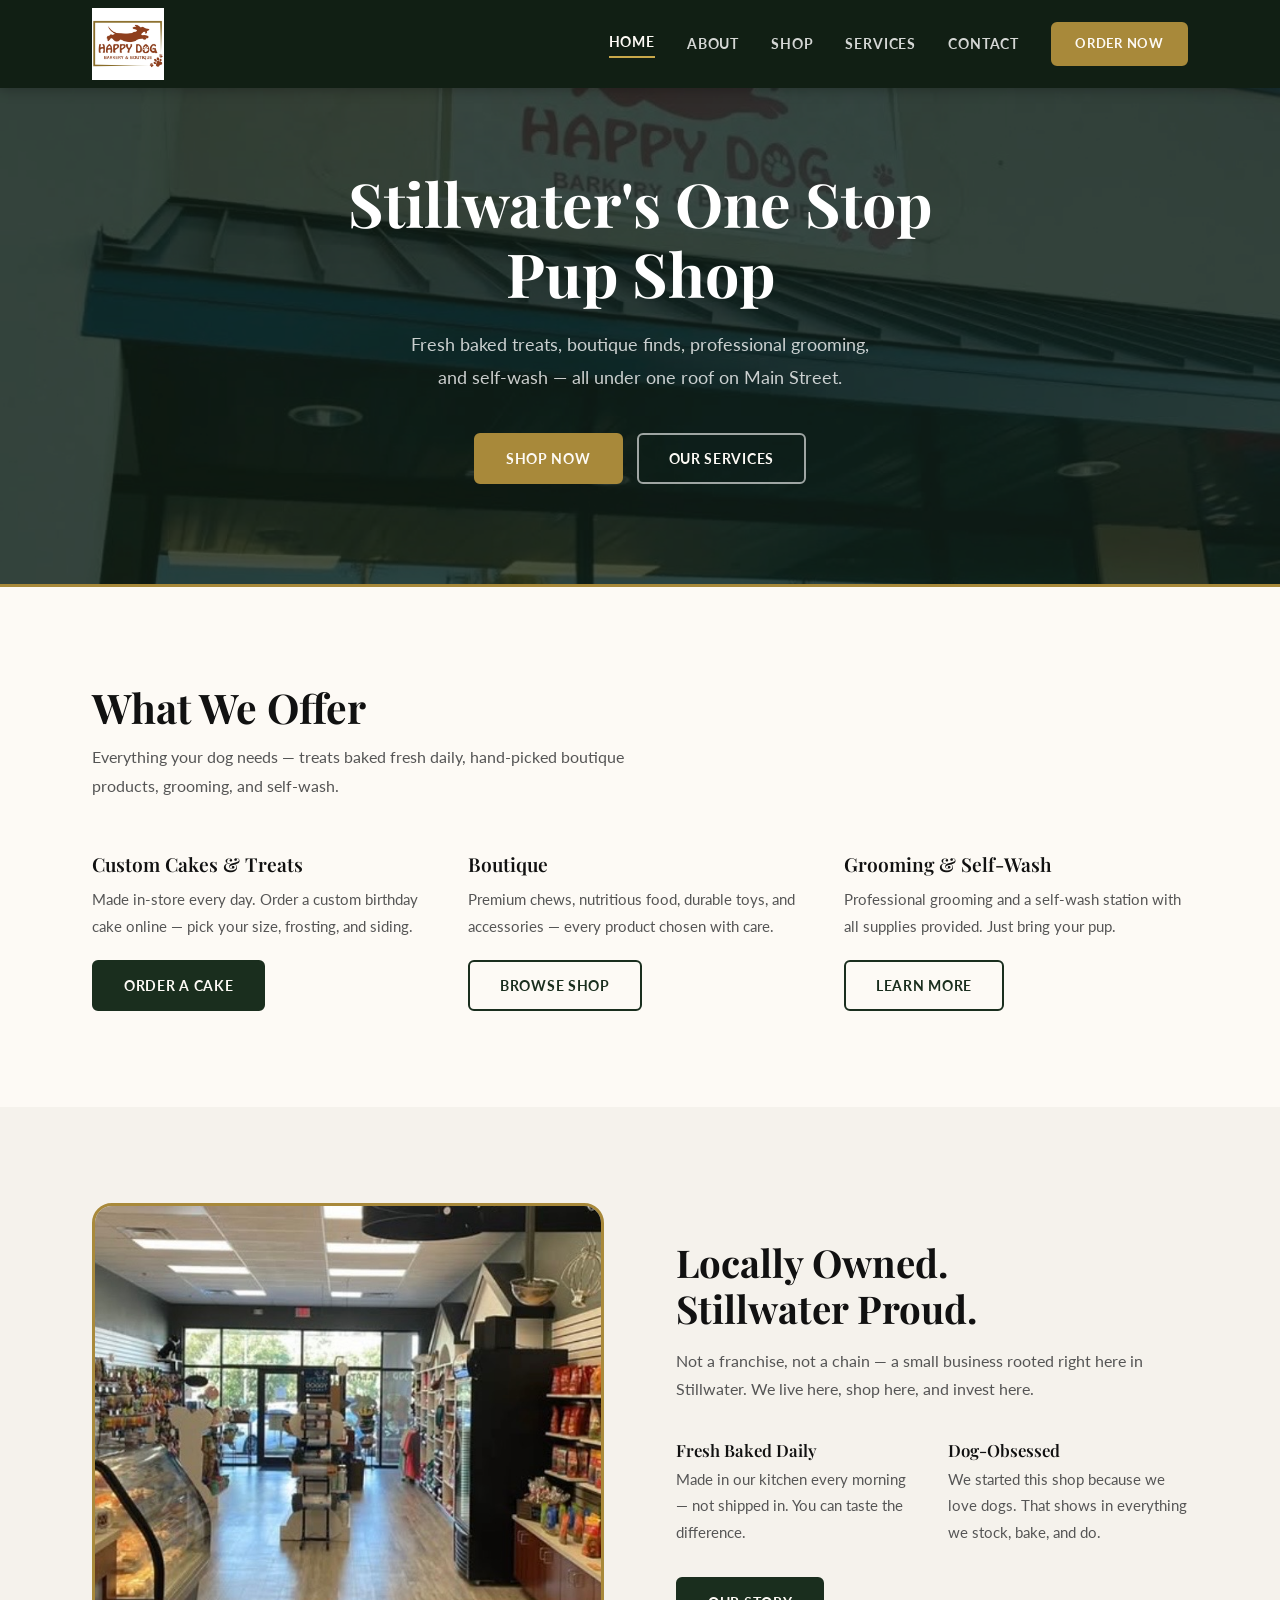
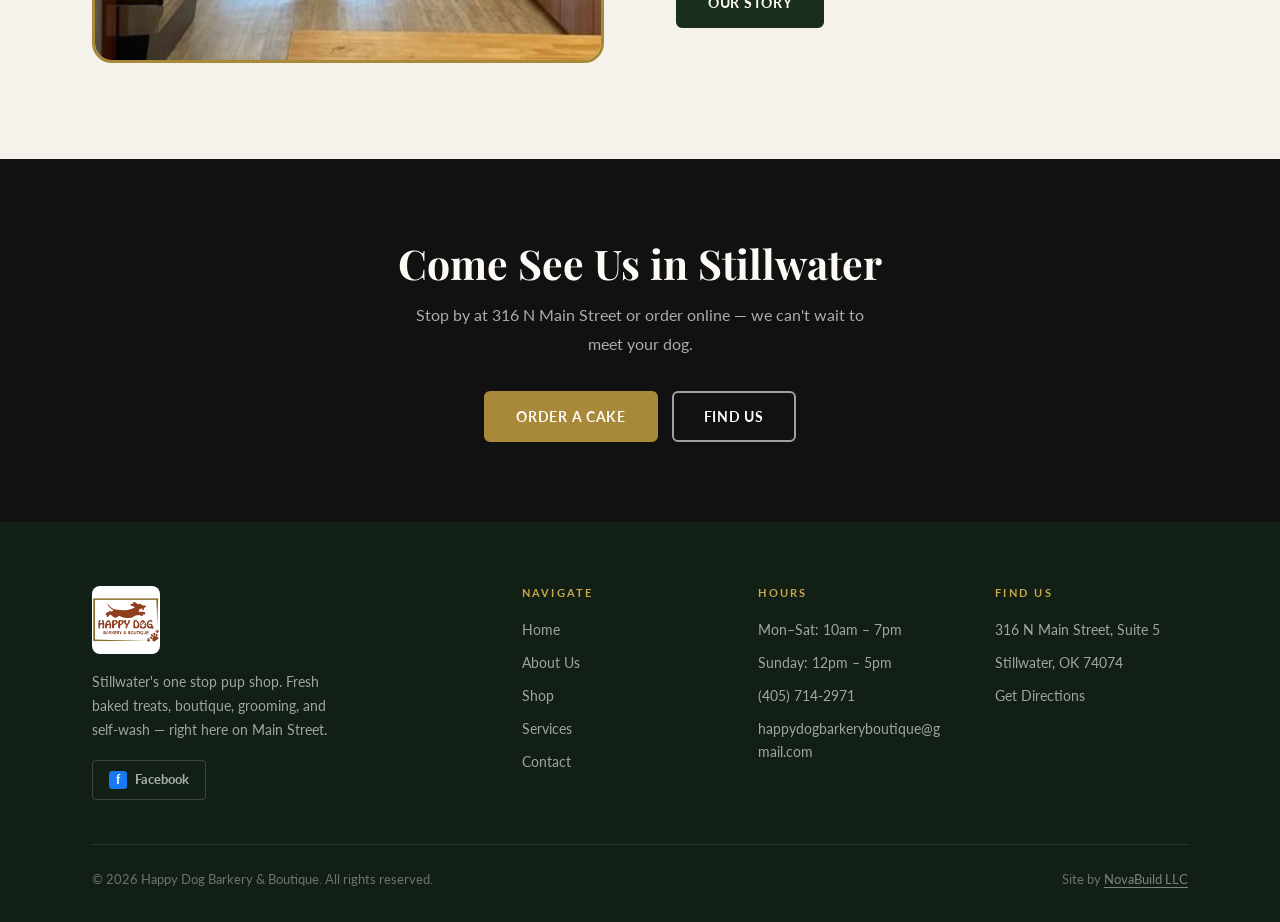
<file: Downloads/HollisAI2/DogBakery/index.html>
<!DOCTYPE html>
<html lang="en">
<head>
  <meta charset="UTF-8" />
  <meta name="viewport" content="width=device-width, initial-scale=1.0" />
  <title>Happy Dog Barkery & Boutique — Stillwater's One Stop Pup Shop</title>
  <meta name="description" content="Happy Dog Barkery & Boutique in Stillwater, OK. Fresh baked dog treats, boutique, grooming, and self-wash. Stillwater's one stop pup shop." />
  <link rel="stylesheet" href="css/style.css" />
</head>
<body>

  <!-- NAV -->
  <nav class="navbar" aria-label="Main navigation">
    <div class="nav-inner">
      <a href="index.html" class="nav-logo" aria-label="Happy Dog Barkery Home">
        <img src="images/HappyDog_Logo_White.jpg" alt="Happy Dog Barkery & Boutique" />
      </a>
      <div class="nav-links">
        <a href="index.html">Home</a>
        <a href="about.html">About</a>
        <a href="shop.html">Shop</a>
        <a href="services.html">Services</a>
        <a href="contact.html">Contact</a>
        <a href="shop.html" class="btn">Order Now</a>
      </div>
      <button class="hamburger" aria-label="Open menu" aria-expanded="false">
        <span></span><span></span><span></span>
      </button>
    </div>
  </nav>
  <div class="mobile-nav">
    <a href="index.html">Home</a>
    <a href="about.html">About</a>
    <a href="shop.html">Shop</a>
    <a href="services.html">Services</a>
    <a href="contact.html">Contact</a>
    <a href="shop.html" class="btn btn-gold">Order Now</a>
  </div>

  <!-- HERO -->
  <section class="hero">
    <div class="hero-content">
      <h1 class="fade-up">Stillwater's One Stop Pup Shop</h1>
      <p class="fade-up">Fresh baked treats, boutique finds, professional grooming, and self-wash — all under one roof on Main Street.</p>
      <div class="hero-cta fade-up">
        <a href="shop.html" class="btn btn-gold">Shop Now</a>
        <a href="services.html" class="btn btn-outline-white">Our Services</a>
      </div>
    </div>
  </section>

  <!-- SERVICES SNAPSHOT -->
  <section class="section" style="background: var(--white);">
    <div class="container">
      <div class="section-heading fade-up" style="margin-bottom:52px;">
        <h2>What We Offer</h2>
        <p style="margin-top:10px;">Everything your dog needs — treats baked fresh daily, hand-picked boutique products, grooming, and self-wash.</p>
      </div>
      <div class="snap-grid">
        <div class="snap-card fade-up">
          <h3>Custom Cakes &amp; Treats</h3>
          <p>Made in-store every day. Order a custom birthday cake online — pick your size, frosting, and siding.</p>
          <a href="shop.html" class="btn btn-brown" style="margin-top:20px;">Order a Cake</a>
        </div>
        <div class="snap-card fade-up">
          <h3>Boutique</h3>
          <p>Premium chews, nutritious food, durable toys, and accessories — every product chosen with care.</p>
          <a href="shop.html" class="btn btn-outline" style="margin-top:20px;">Browse Shop</a>
        </div>
        <div class="snap-card fade-up">
          <h3>Grooming &amp; Self-Wash</h3>
          <p>Professional grooming and a self-wash station with all supplies provided. Just bring your pup.</p>
          <a href="services.html" class="btn btn-outline" style="margin-top:20px;">Learn More</a>
        </div>
      </div>
    </div>
  </section>

  <!-- WHY HAPPY DOG -->
  <section class="section" style="background: var(--off-white);">
    <div class="container">
      <div class="split-layout fade-up">
        <div class="split-img">
          <img src="images/IMG_3706.jpeg" alt="Inside Happy Dog Barkery & Boutique" />
        </div>
        <div class="split-text">
          <h2>Locally Owned.<br>Stillwater Proud.</h2>
          <p style="margin-top:16px;">Not a franchise, not a chain — a small business rooted right here in Stillwater. We live here, shop here, and invest here.</p>
          <div class="why-grid" style="margin-top:36px;">
            <div class="why-item">
              <h3>Fresh Baked Daily</h3>
              <p>Made in our kitchen every morning — not shipped in. You can taste the difference.</p>
            </div>
            <div class="why-item">
              <h3>Dog-Obsessed</h3>
              <p>We started this shop because we love dogs. That shows in everything we stock, bake, and do.</p>
            </div>
          </div>
          <a href="about.html" class="btn btn-brown" style="margin-top:32px;">Our Story</a>
        </div>
      </div>
    </div>
  </section>

  <!-- CTA -->
  <section class="cta-band">
    <div class="container">
      <h2>Come See Us in Stillwater</h2>
      <p>Stop by at 316 N Main Street or order online — we can't wait to meet your dog.</p>
      <div style="display:flex; gap:14px; justify-content:center; flex-wrap:wrap;">
        <a href="shop.html" class="btn btn-gold">Order a Cake</a>
        <a href="contact.html" class="btn btn-outline-white">Find Us</a>
      </div>
    </div>
  </section>

  <!-- FOOTER -->
  <footer class="footer">
    <div class="container">
      <div class="footer-grid">
        <div>
          <div class="footer-logo"><img src="images/HappyDog_Logo_White.jpg" alt="Happy Dog Barkery & Boutique" /></div>
          <p class="footer-brand-text">Stillwater's one stop pup shop. Fresh baked treats, boutique, grooming, and self-wash — right here on Main Street.</p>
          <a href="https://www.facebook.com" target="_blank" rel="noopener" class="footer-fb-link">
            <span style="width:18px;height:18px;background:#1877F2;border-radius:3px;display:inline-flex;align-items:center;justify-content:center;font-size:0.75rem;font-weight:900;color:#fff;">f</span>
            Facebook
          </a>
        </div>
        <div class="footer-col">
          <h4>Navigate</h4>
          <ul>
            <li><a href="index.html">Home</a></li>
            <li><a href="about.html">About Us</a></li>
            <li><a href="shop.html">Shop</a></li>
            <li><a href="services.html">Services</a></li>
            <li><a href="contact.html">Contact</a></li>
          </ul>
        </div>
        <div class="footer-col">
          <h4>Hours</h4>
          <ul>
            <li>Mon–Sat: 10am – 7pm</li>
            <li>Sunday: 12pm – 5pm</li>
            <li><a href="tel:+14057142971">(405) 714-2971</a></li>
            <li><a href="mailto:happydogbarkeryboutique@gmail.com" style="word-break:break-all;">happydogbarkeryboutique@gmail.com</a></li>
          </ul>
        </div>
        <div class="footer-col">
          <h4>Find Us</h4>
          <ul>
            <li>316 N Main Street, Suite 5</li>
            <li>Stillwater, OK 74074</li>
            <li><a href="contact.html">Get Directions</a></li>
          </ul>
        </div>
      </div>
      <div class="footer-bottom">
        <span>&copy; 2026 Happy Dog Barkery &amp; Boutique. All rights reserved.</span>
        <span class="nova-credit">Site by <a href="https://www.novabuildweb.com" target="_blank" rel="noopener">NovaBuild LLC</a></span>
      </div>
    </div>
  </footer>

  <script src="js/main.js"></script>
</body>
</html>
</file>
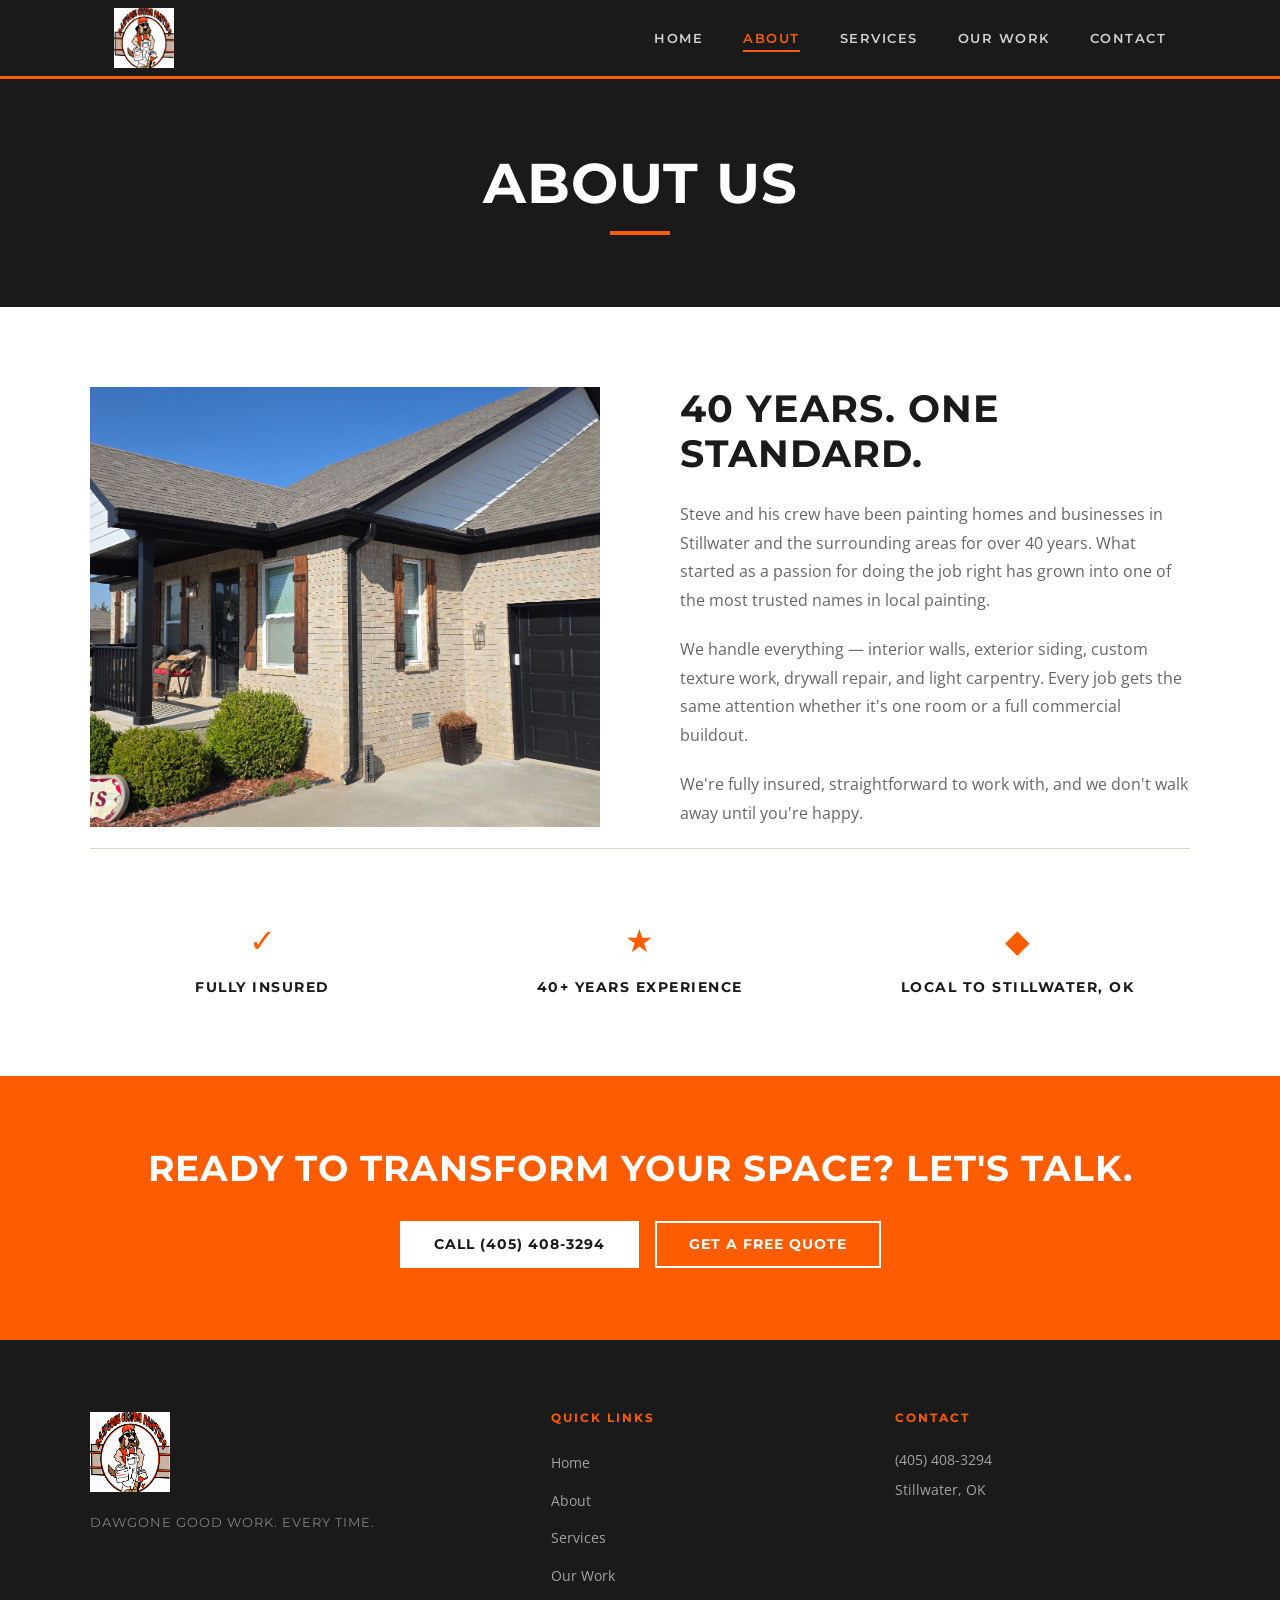
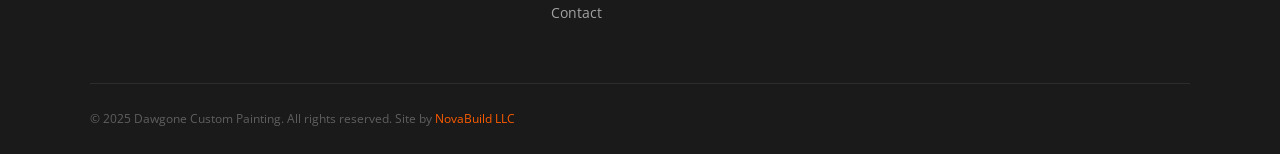
<file: Downloads/HollisAI2/DawgonePainting/about.html>
<!DOCTYPE html>
<html lang="en">
<head>
  <meta charset="UTF-8" />
  <meta name="viewport" content="width=device-width, initial-scale=1.0" />
  <title>About | Dawgone Custom Painting</title>
  <meta name="description" content="40 years of trusted painting in Stillwater, OK. Meet Steve and the Dawgone Custom Painting crew — licensed, insured, and built on doing the job right." />
  <meta property="og:title" content="About | Dawgone Custom Painting" />
  <meta property="og:description" content="40 years of trusted painting in Stillwater, OK. Licensed, insured, and built on doing the job right." />
  <meta property="og:type" content="website" />
  <link rel="stylesheet" href="style.css" />
</head>
<body>

  <!-- ============================================================
       NAVIGATION
       ============================================================ -->
  <nav class="nav" aria-label="Main navigation">
    <div class="nav__inner">
      <a href="index.html" class="nav__logo" aria-label="Dawgone Custom Painting — Home">
        <img src="DawgoneLogo.png" alt="Dawgone Custom Painting" />
      </a>
      <button class="nav__toggle" aria-label="Toggle navigation" aria-expanded="false">
        <span></span>
        <span></span>
        <span></span>
      </button>
      <ul class="nav__links">
        <li><a href="index.html">Home</a></li>
        <li><a href="about.html" class="active">About</a></li>
        <li><a href="services.html">Services</a></li>
        <li><a href="our-work.html">Our Work</a></li>
        <li><a href="contact.html">Contact</a></li>
      </ul>
    </div>
    <div class="nav__mobile" aria-label="Mobile navigation">
      <a href="index.html">Home</a>
      <a href="about.html" class="active">About</a>
      <a href="services.html">Services</a>
      <a href="our-work.html">Our Work</a>
      <a href="contact.html">Contact</a>
    </div>
  </nav>

  <!-- ============================================================
       PAGE HEADER
       ============================================================ -->
  <div class="page-header">
    <h1>About Us</h1>
    <div class="page-header__accent"></div>
  </div>

  <!-- ============================================================
       ABOUT CONTENT
       ============================================================ -->
  <section class="section section--white">
    <div class="about-layout">

      <div>
        <img src="images/project-exterior-black-after-2.jpg" alt="Completed exterior painting project by Dawgone Custom Painting" style="width:100%; height:440px; object-fit:cover; display:block;" />
      </div>

      <div class="about-text">
        <h2>40 Years. One Standard.</h2>
        <p>
          Steve and his crew have been painting homes and businesses in Stillwater
          and the surrounding areas for over 40 years. What started as a passion for
          doing the job right has grown into one of the most trusted names in local painting.
        </p>
        <p>
          We handle everything — interior walls, exterior siding, custom texture work,
          drywall repair, and light carpentry. Every job gets the same attention whether
          it's one room or a full commercial buildout.
        </p>
        <p>
          We're fully insured, straightforward to work with, and we don't walk away
          until you're happy.
        </p>
      </div>

    </div>

    <!-- Trust Points -->
    <div class="trust-points">
      <div class="trust-point">
        <span class="trust-point__icon">✓</span>
        <h4>Fully Insured</h4>
      </div>
      <div class="trust-point">
        <span class="trust-point__icon">★</span>
        <h4>40+ Years Experience</h4>
      </div>
      <div class="trust-point">
        <span class="trust-point__icon">◆</span>
        <h4>Local to Stillwater, OK</h4>
      </div>
    </div>

  </section>

  <!-- ============================================================
       CTA BANNER
       ============================================================ -->
  <section class="cta-banner">
    <h2>Ready to transform your space? Let's talk.</h2>
    <div class="cta-banner__buttons">
      <a href="tel:+14054083294" class="btn btn-white-solid">Call (405) 408-3294</a>
      <a href="contact.html" class="btn btn-outline-white">Get a Free Quote</a>
    </div>
  </section>

  <!-- ============================================================
       FOOTER
       ============================================================ -->
  <footer class="footer">
    <div class="footer__grid">
      <div>
        <a href="index.html" class="footer__logo">
          <img src="DawgoneLogo.png" alt="Dawgone Custom Painting" />
        </a>
        <p class="footer__tagline">Dawgone Good Work. Every Time.</p>
      </div>
      <div>
        <h4>Quick Links</h4>
        <ul class="footer__links">
          <li><a href="index.html">Home</a></li>
          <li><a href="about.html">About</a></li>
          <li><a href="services.html">Services</a></li>
          <li><a href="our-work.html">Our Work</a></li>
          <li><a href="contact.html">Contact</a></li>
        </ul>
      </div>
      <div>
        <h4>Contact</h4>
        <div class="footer__contact">
          <p><a href="tel:+14054083294">(405) 408-3294</a></p>
          <p>Stillwater, OK</p>
        </div>
      </div>
    </div>
    <div class="footer__bottom">
      <p>&copy; 2025 Dawgone Custom Painting. All rights reserved. Site by <a href="https://novabuildweb.com" target="_blank" rel="noopener" class="footer__novabuild">NovaBuild LLC</a></p>
    </div>
  </footer>

  <script src="script.js"></script>
</body>
</html>
</file>
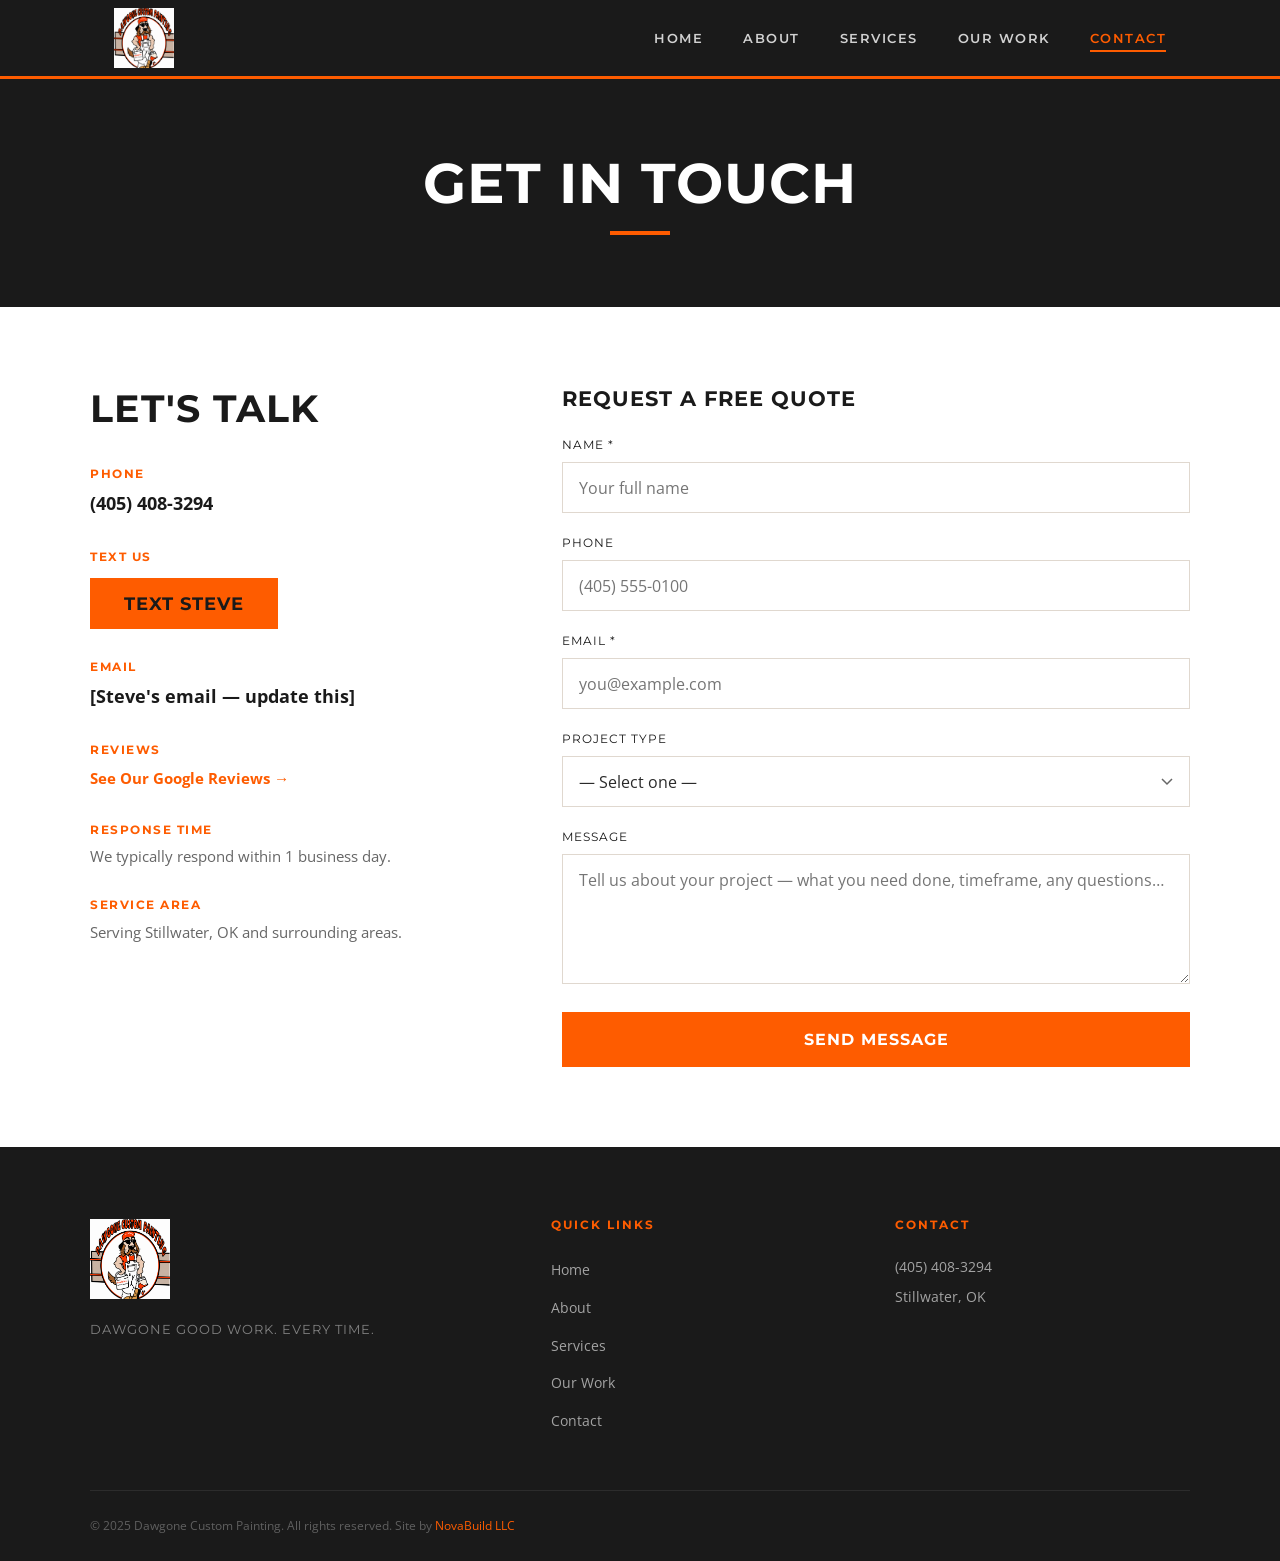
<file: Downloads/HollisAI2/DawgonePainting/contact.html>
<!DOCTYPE html>
<html lang="en">
<head>
  <meta charset="UTF-8" />
  <meta name="viewport" content="width=device-width, initial-scale=1.0" />
  <title>Contact | Dawgone Custom Painting</title>
  <meta name="description" content="Get in touch with Dawgone Custom Painting in Stillwater, OK. Request a free quote for interior, exterior, or commercial painting." />
  <meta property="og:title" content="Contact | Dawgone Custom Painting" />
  <meta property="og:description" content="Request a free quote from Dawgone Custom Painting — Stillwater, OK's trusted painter for over 40 years." />
  <meta property="og:type" content="website" />
  <link rel="stylesheet" href="style.css" />
</head>
<body>

  <!-- ============================================================
       NAVIGATION
       ============================================================ -->
  <nav class="nav" aria-label="Main navigation">
    <div class="nav__inner">
      <a href="index.html" class="nav__logo" aria-label="Dawgone Custom Painting — Home">
        <img src="DawgoneLogo.png" alt="Dawgone Custom Painting" />
      </a>
      <button class="nav__toggle" aria-label="Toggle navigation" aria-expanded="false">
        <span></span>
        <span></span>
        <span></span>
      </button>
      <ul class="nav__links">
        <li><a href="index.html">Home</a></li>
        <li><a href="about.html">About</a></li>
        <li><a href="services.html">Services</a></li>
        <li><a href="our-work.html">Our Work</a></li>
        <li><a href="contact.html" class="active">Contact</a></li>
      </ul>
    </div>
    <div class="nav__mobile" aria-label="Mobile navigation">
      <a href="index.html">Home</a>
      <a href="about.html">About</a>
      <a href="services.html">Services</a>
      <a href="our-work.html">Our Work</a>
      <a href="contact.html" class="active">Contact</a>
    </div>
  </nav>

  <!-- ============================================================
       PAGE HEADER
       ============================================================ -->
  <div class="page-header">
    <h1>Get In Touch</h1>
    <div class="page-header__accent"></div>
  </div>

  <!-- ============================================================
       CONTACT LAYOUT
       ============================================================ -->
  <section class="section section--white">
    <div class="contact-layout">

      <!-- LEFT: Contact Info -->
      <div class="contact-info">
        <h2>Let's Talk</h2>

        <div class="contact-detail">
          <strong>Phone</strong>
          <a href="tel:+14054083294">(405) 408-3294</a>
        </div>

        <div class="contact-detail">
          <strong>Text Us</strong>
          <a href="sms:+14054083294" class="btn btn-primary" style="display:inline-block; margin-top:0.4rem;">Text Steve</a>
        </div>

        <div class="contact-detail">
          <strong>Email</strong>
          <!-- UPDATE: replace with Steve's actual email address -->
          <a href="mailto:[steve@example.com]">[Steve's email — update this]</a>
        </div>

        <div class="contact-detail">
          <strong>Reviews</strong>
          <a href="https://www.google.com/search?q=Dawgone+Custom+Painting" target="_blank" rel="noopener" style="font-size:0.95rem; color: var(--orange); font-weight:700;">
            See Our Google Reviews →
          </a>
        </div>

        <div class="contact-detail">
          <strong>Response Time</strong>
          <p>We typically respond within 1 business day.</p>
        </div>

        <div class="contact-detail">
          <strong>Service Area</strong>
          <p>Serving Stillwater, OK and surrounding areas.</p>
        </div>
      </div>

      <!-- RIGHT: Contact Form -->
      <div class="contact-form-wrap">
        <h3>Request a Free Quote</h3>

        <!-- Success message — shown when URL contains ?submitted=true -->
        <div class="form-success" id="form-success">
          Thanks for reaching out! We'll be in touch within 1 business day to discuss your project.
        </div>

        <form name="contact" method="POST" data-netlify="true" action="/contact.html?submitted=true">
          <input type="hidden" name="form-name" value="contact" />

          <div class="form-group">
            <label for="name">Name *</label>
            <input type="text" id="name" name="name" required placeholder="Your full name" />
          </div>

          <div class="form-group">
            <label for="phone">Phone</label>
            <input type="tel" id="phone" name="phone" placeholder="(405) 555-0100" />
          </div>

          <div class="form-group">
            <label for="email">Email *</label>
            <input type="email" id="email" name="email" required placeholder="you@example.com" />
          </div>

          <div class="form-group">
            <label for="project-type">Project Type</label>
            <select id="project-type" name="project-type">
              <option value="">— Select one —</option>
              <option value="interior">Interior</option>
              <option value="exterior">Exterior</option>
              <option value="both">Both</option>
              <option value="commercial">Commercial</option>
              <option value="other">Other</option>
            </select>
          </div>

          <div class="form-group">
            <label for="message">Message</label>
            <textarea id="message" name="message" placeholder="Tell us about your project — what you need done, timeframe, any questions…"></textarea>
          </div>

          <button type="submit" class="form-submit">Send Message</button>
        </form>
      </div>

    </div>
  </section>

  <!-- ============================================================
       FOOTER
       ============================================================ -->
  <footer class="footer">
    <div class="footer__grid">
      <div>
        <a href="index.html" class="footer__logo">
          <img src="DawgoneLogo.png" alt="Dawgone Custom Painting" />
        </a>
        <p class="footer__tagline">Dawgone Good Work. Every Time.</p>
      </div>
      <div>
        <h4>Quick Links</h4>
        <ul class="footer__links">
          <li><a href="index.html">Home</a></li>
          <li><a href="about.html">About</a></li>
          <li><a href="services.html">Services</a></li>
          <li><a href="our-work.html">Our Work</a></li>
          <li><a href="contact.html">Contact</a></li>
        </ul>
      </div>
      <div>
        <h4>Contact</h4>
        <div class="footer__contact">
          <p><a href="tel:+14054083294">(405) 408-3294</a></p>
          <p>Stillwater, OK</p>
        </div>
      </div>
    </div>
    <div class="footer__bottom">
      <p>&copy; 2025 Dawgone Custom Painting. All rights reserved. Site by <a href="https://novabuildweb.com" target="_blank" rel="noopener" class="footer__novabuild">NovaBuild LLC</a></p>
    </div>
  </footer>

  <script src="script.js"></script>
</body>
</html>
</file>
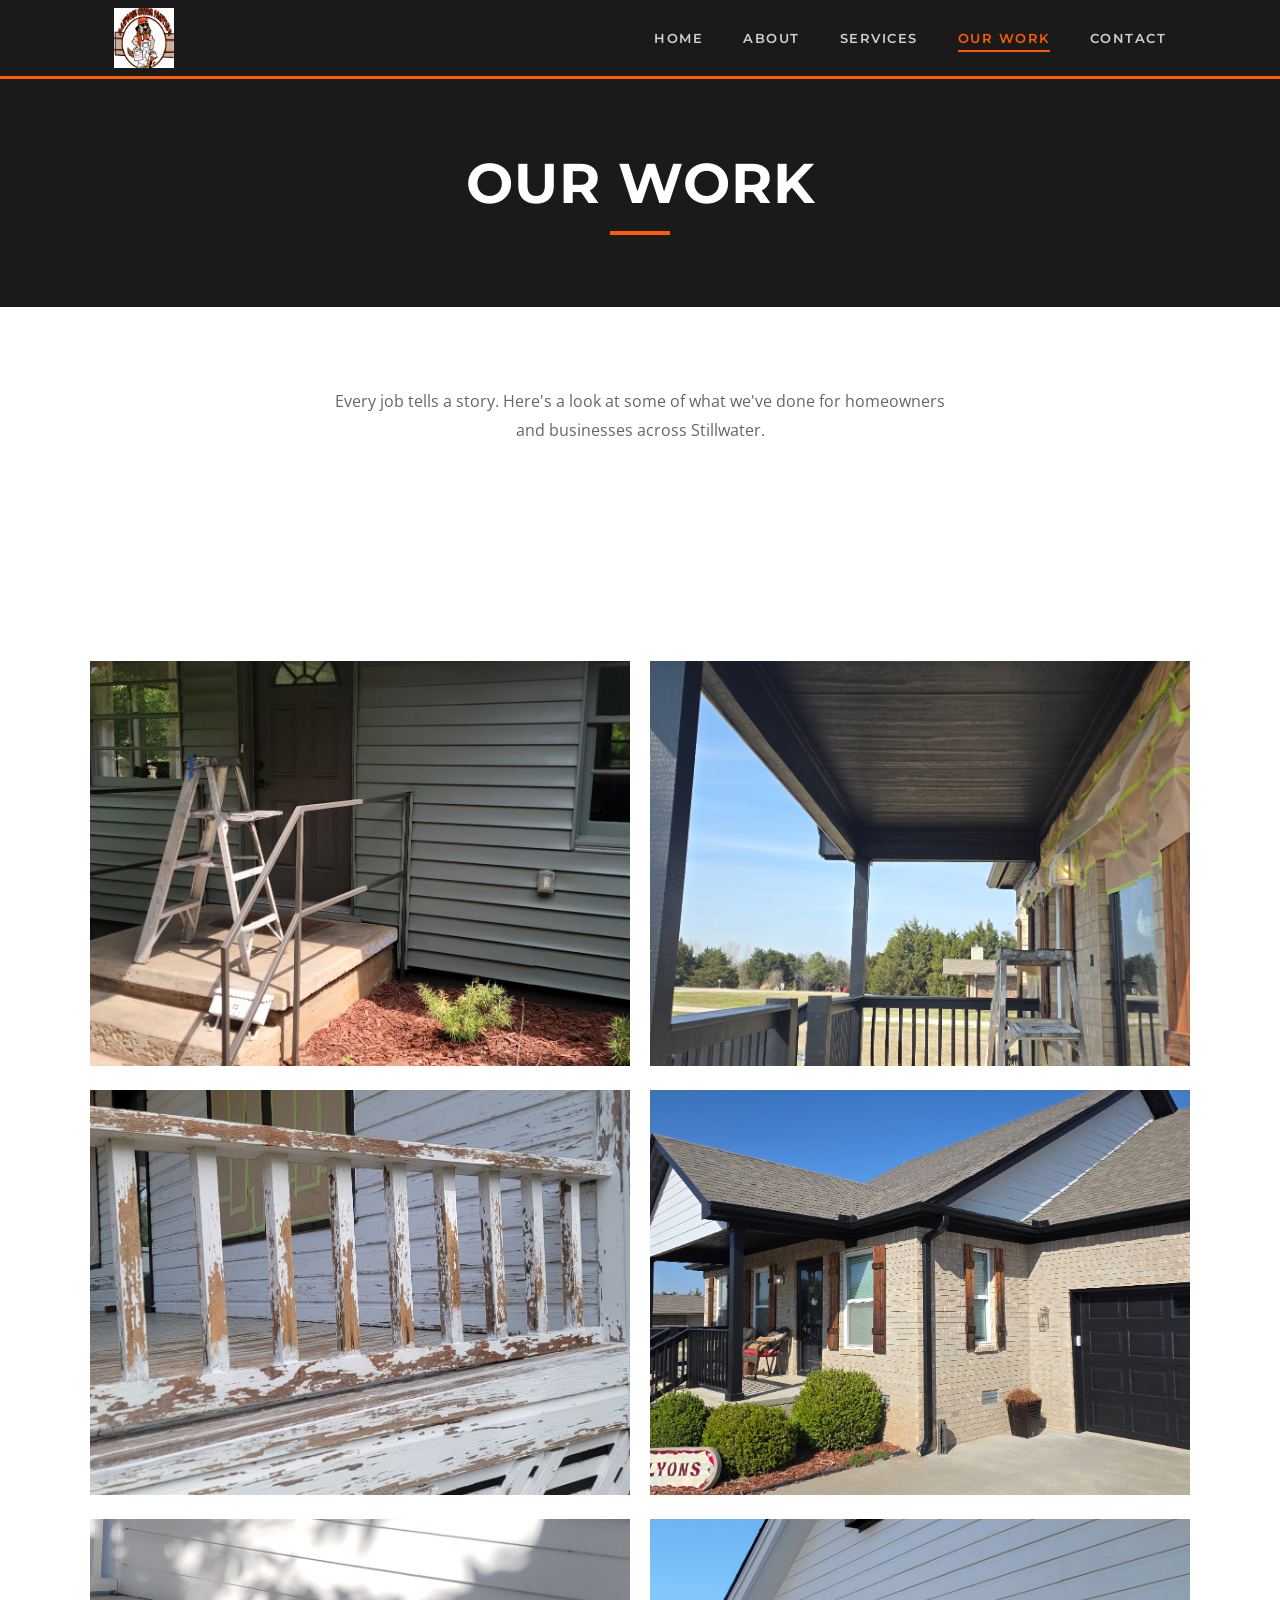
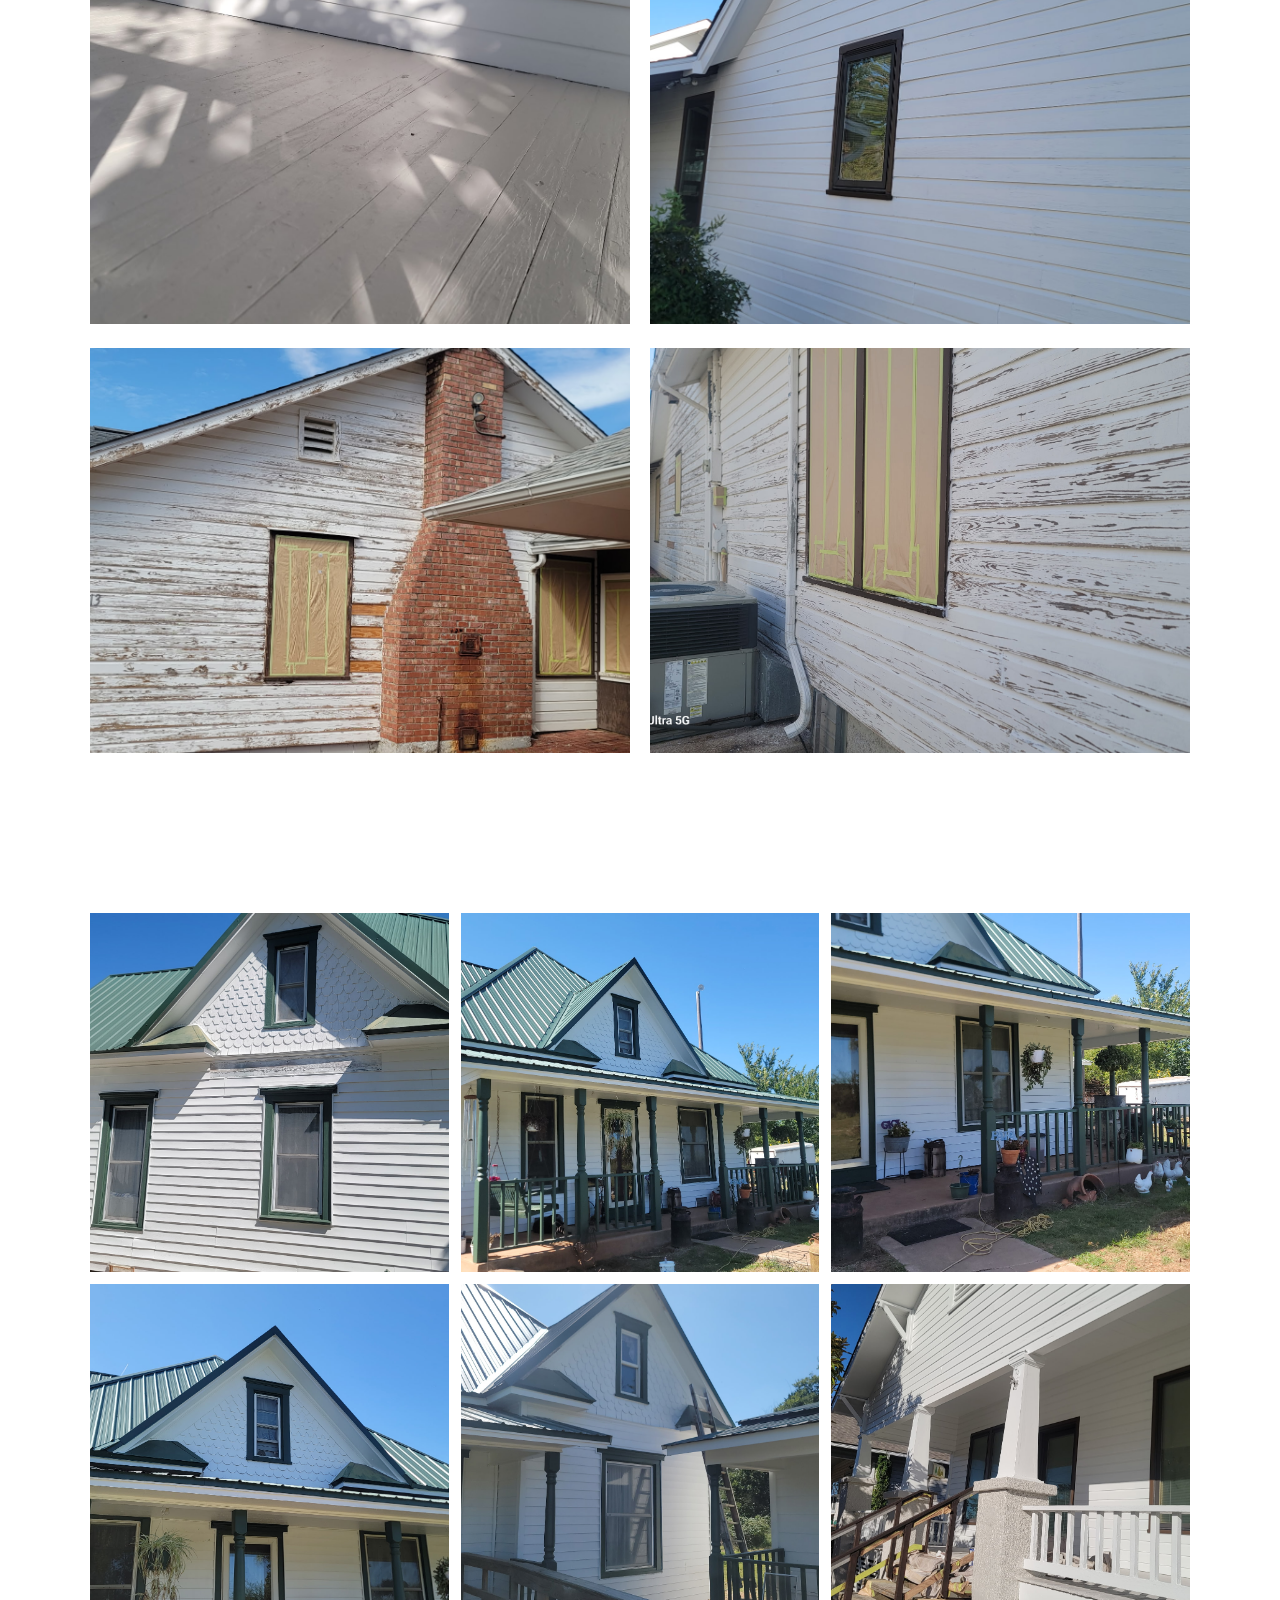
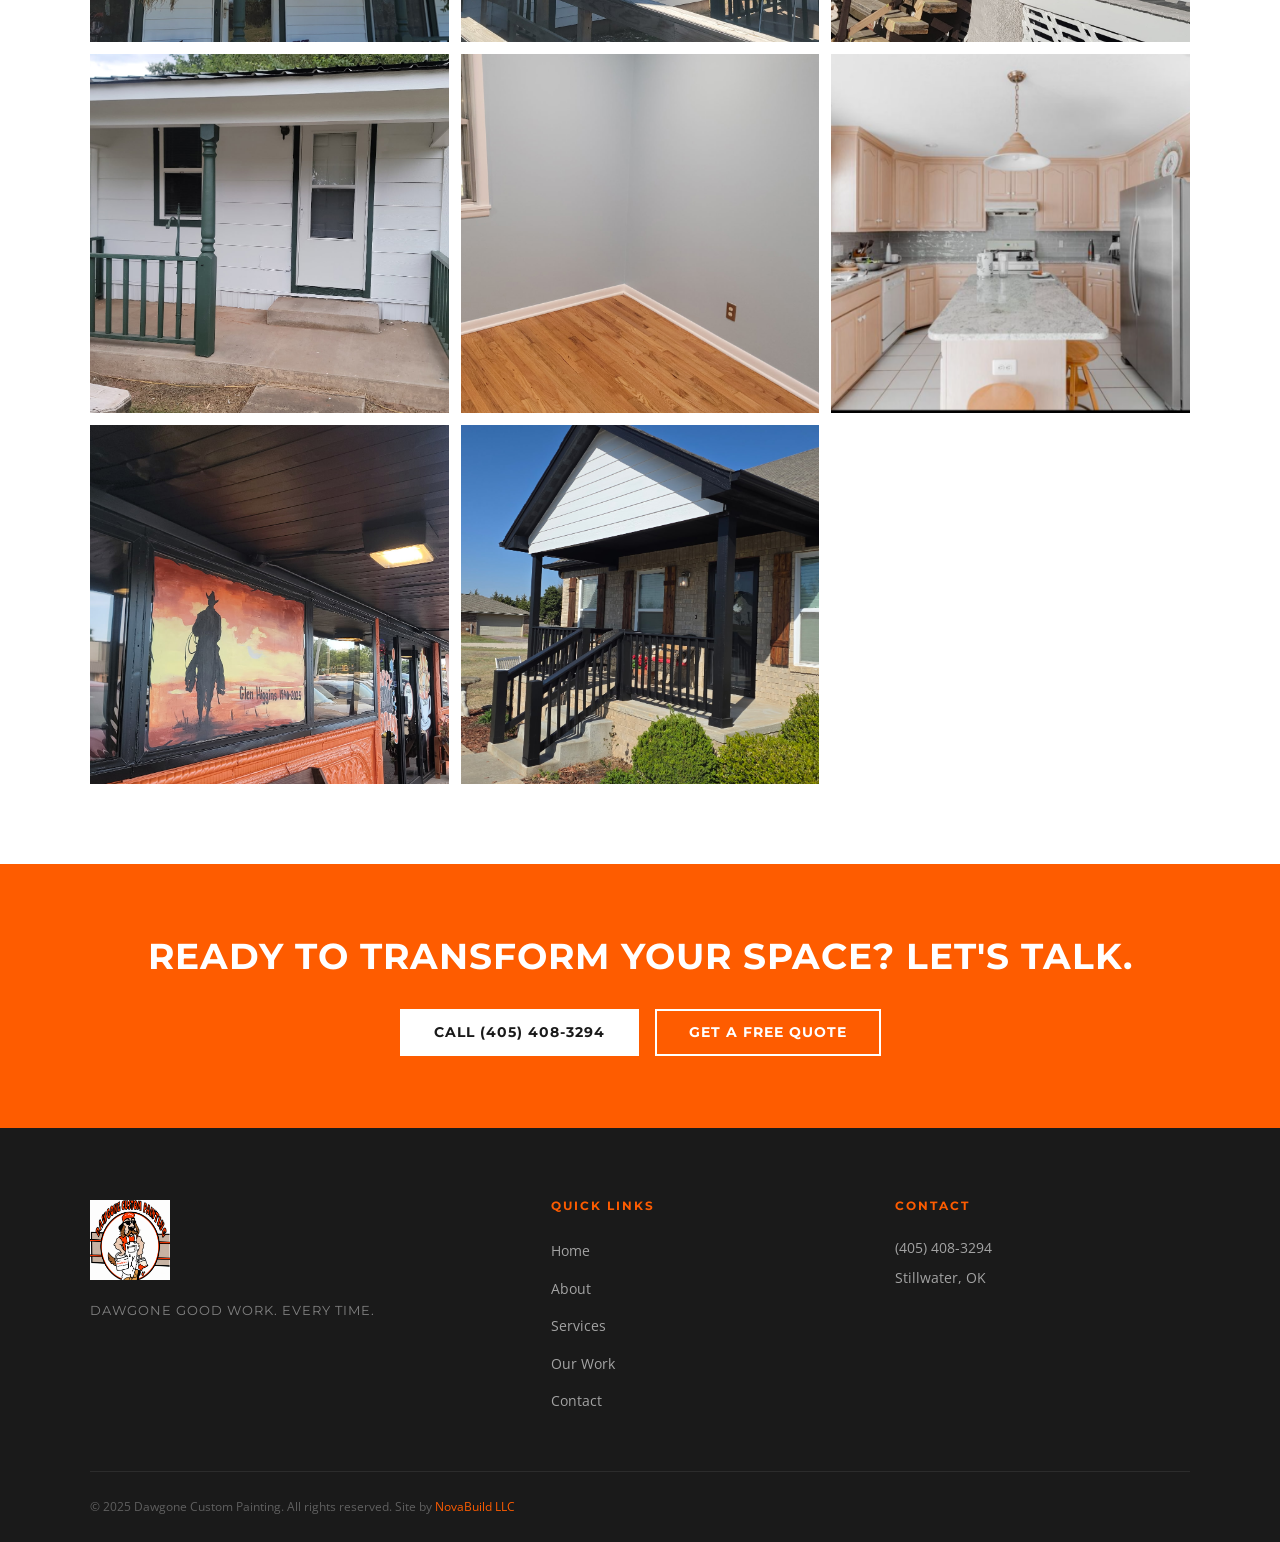
<file: Downloads/HollisAI2/DawgonePainting/our-work.html>
<!DOCTYPE html>
<html lang="en">
<head>
  <meta charset="UTF-8" />
  <meta name="viewport" content="width=device-width, initial-scale=1.0" />
  <title>Our Work | Dawgone Custom Painting</title>
  <meta name="description" content="A look at painting projects by Dawgone Custom Painting — interior, exterior, and custom work for homeowners and businesses across Stillwater, OK." />
  <meta property="og:title" content="Our Work | Dawgone Custom Painting" />
  <meta property="og:description" content="Interior, exterior, and custom painting projects from Stillwater, OK's most trusted painter." />
  <meta property="og:type" content="website" />
  <link rel="stylesheet" href="style.css" />
</head>
<body>

  <!-- ============================================================
       NAVIGATION
       ============================================================ -->
  <nav class="nav" aria-label="Main navigation">
    <div class="nav__inner">
      <a href="index.html" class="nav__logo" aria-label="Dawgone Custom Painting — Home">
        <img src="DawgoneLogo.png" alt="Dawgone Custom Painting" />
      </a>
      <button class="nav__toggle" aria-label="Toggle navigation" aria-expanded="false">
        <span></span>
        <span></span>
        <span></span>
      </button>
      <ul class="nav__links">
        <li><a href="index.html">Home</a></li>
        <li><a href="about.html">About</a></li>
        <li><a href="services.html">Services</a></li>
        <li><a href="our-work.html" class="active">Our Work</a></li>
        <li><a href="contact.html">Contact</a></li>
      </ul>
    </div>
    <div class="nav__mobile" aria-label="Mobile navigation">
      <a href="index.html">Home</a>
      <a href="about.html">About</a>
      <a href="services.html">Services</a>
      <a href="our-work.html" class="active">Our Work</a>
      <a href="contact.html">Contact</a>
    </div>
  </nav>

  <!-- ============================================================
       PAGE HEADER
       ============================================================ -->
  <div class="page-header">
    <h1>Our Work</h1>
    <div class="page-header__accent"></div>
  </div>

  <!-- ============================================================
       WORK GALLERY
       ============================================================ -->
  <section class="section section--white">

    <p class="work-intro container">
      Every job tells a story. Here's a look at some of what we've done for homeowners and businesses across Stillwater.
    </p>

  </section>

  <!-- ============================================================
       BEFORE & AFTER PAIRS
       ============================================================ -->
  <section class="before-after-section">
    <div class="before-after__rows">

      <!-- Exterior Ranch -->
      <div class="before-after__row">
        <div class="before-after__item">
          <img src="images/project-exterior-ranch-before.jpg" alt="Ranch exterior before painting" loading="lazy">
        </div>
        <div class="before-after__item">
          <img src="images/project-exterior-black-after-1.jpg" alt="Ranch exterior after painting" loading="lazy">
        </div>
      </div>

      <!-- Exterior Peeling -->
      <div class="before-after__row">
        <div class="before-after__item">
          <img src="images/project-exterior-peeling-before.jpg" alt="Exterior before painting" loading="lazy">
        </div>
        <div class="before-after__item">
          <img src="images/project-exterior-black-after-2.jpg" alt="Exterior after painting" loading="lazy">
        </div>
      </div>

      <!-- Kitchen -->
      <div class="before-after__row">
        <div class="before-after__item">
          <img src="images/project-kitchen-before.jpg" alt="Kitchen before painting" loading="lazy">
        </div>
        <div class="before-after__item">
          <img src="images/project-kitchen-after.jpg" alt="Kitchen after painting" loading="lazy">
        </div>
      </div>

      <!-- Craftsman -->
      <div class="before-after__row">
        <div class="before-after__item">
          <img src="images/project-exterior-craftsman-progress.jpg" alt="Craftsman home in progress" loading="lazy">
        </div>
        <div class="before-after__item">
          <img src="images/project-exterior-craftsman-deck.jpg" alt="Craftsman deck after painting" loading="lazy">
        </div>
      </div>

    </div>
  </section>

  <!-- ============================================================
       MORE PROJECT PHOTOS
       ============================================================ -->
  <section class="section section--white">
    <div class="portfolio-grid">
      <div class="portfolio-grid__item"><img src="images/project-exterior-farmhouse-1.jpg" alt="Farmhouse exterior painting" loading="lazy"></div>
      <div class="portfolio-grid__item"><img src="images/project-exterior-farmhouse-2.jpg" alt="Farmhouse exterior painting" loading="lazy"></div>
      <div class="portfolio-grid__item"><img src="images/project-exterior-farmhouse-3.jpg" alt="Farmhouse exterior painting" loading="lazy"></div>
      <div class="portfolio-grid__item"><img src="images/project-exterior-farmhouse-4.jpg" alt="Farmhouse exterior painting" loading="lazy"></div>
      <div class="portfolio-grid__item"><img src="images/project-exterior-farmhouse-5.jpg" alt="Farmhouse exterior painting" loading="lazy"></div>
      <div class="portfolio-grid__item"><img src="images/project-exterior-white-side.jpg" alt="Exterior siding painting" loading="lazy"></div>
      <div class="portfolio-grid__item"><img src="images/project-exterior-cottage-after.jpg" alt="Cottage exterior after painting" loading="lazy"></div>
      <div class="portfolio-grid__item"><img src="images/project-interior-blue-room.jpg" alt="Interior room painting" loading="lazy"></div>
      <div class="portfolio-grid__item"><img src="images/project-porch-dark-progress.jpg" alt="Porch painting in progress" loading="lazy"></div>
      <div class="portfolio-grid__item"><img src="images/project-mural-memorial.jpg" alt="Custom mural work" loading="lazy"></div>
      <div class="portfolio-grid__item"><img src="images/project-hero-collage.jpg" alt="Project collage" loading="lazy"></div>
    </div>
  </section>

  <!-- ============================================================
       CTA BANNER
       ============================================================ -->
  <section class="cta-banner">
    <h2>Ready to transform your space? Let's talk.</h2>
    <div class="cta-banner__buttons">
      <a href="tel:+14054083294" class="btn btn-white-solid">Call (405) 408-3294</a>
      <a href="contact.html" class="btn btn-outline-white">Get a Free Quote</a>
    </div>
  </section>

  <!-- ============================================================
       FOOTER
       ============================================================ -->
  <footer class="footer">
    <div class="footer__grid">
      <div>
        <a href="index.html" class="footer__logo">
          <img src="DawgoneLogo.png" alt="Dawgone Custom Painting" />
        </a>
        <p class="footer__tagline">Dawgone Good Work. Every Time.</p>
      </div>
      <div>
        <h4>Quick Links</h4>
        <ul class="footer__links">
          <li><a href="index.html">Home</a></li>
          <li><a href="about.html">About</a></li>
          <li><a href="services.html">Services</a></li>
          <li><a href="our-work.html">Our Work</a></li>
          <li><a href="contact.html">Contact</a></li>
        </ul>
      </div>
      <div>
        <h4>Contact</h4>
        <div class="footer__contact">
          <p><a href="tel:+14054083294">(405) 408-3294</a></p>
          <p>Stillwater, OK</p>
        </div>
      </div>
    </div>
    <div class="footer__bottom">
      <p>&copy; 2025 Dawgone Custom Painting. All rights reserved. Site by <a href="https://novabuildweb.com" target="_blank" rel="noopener" class="footer__novabuild">NovaBuild LLC</a></p>
    </div>
  </footer>

  <script src="script.js"></script>
</body>
</html>
</file>
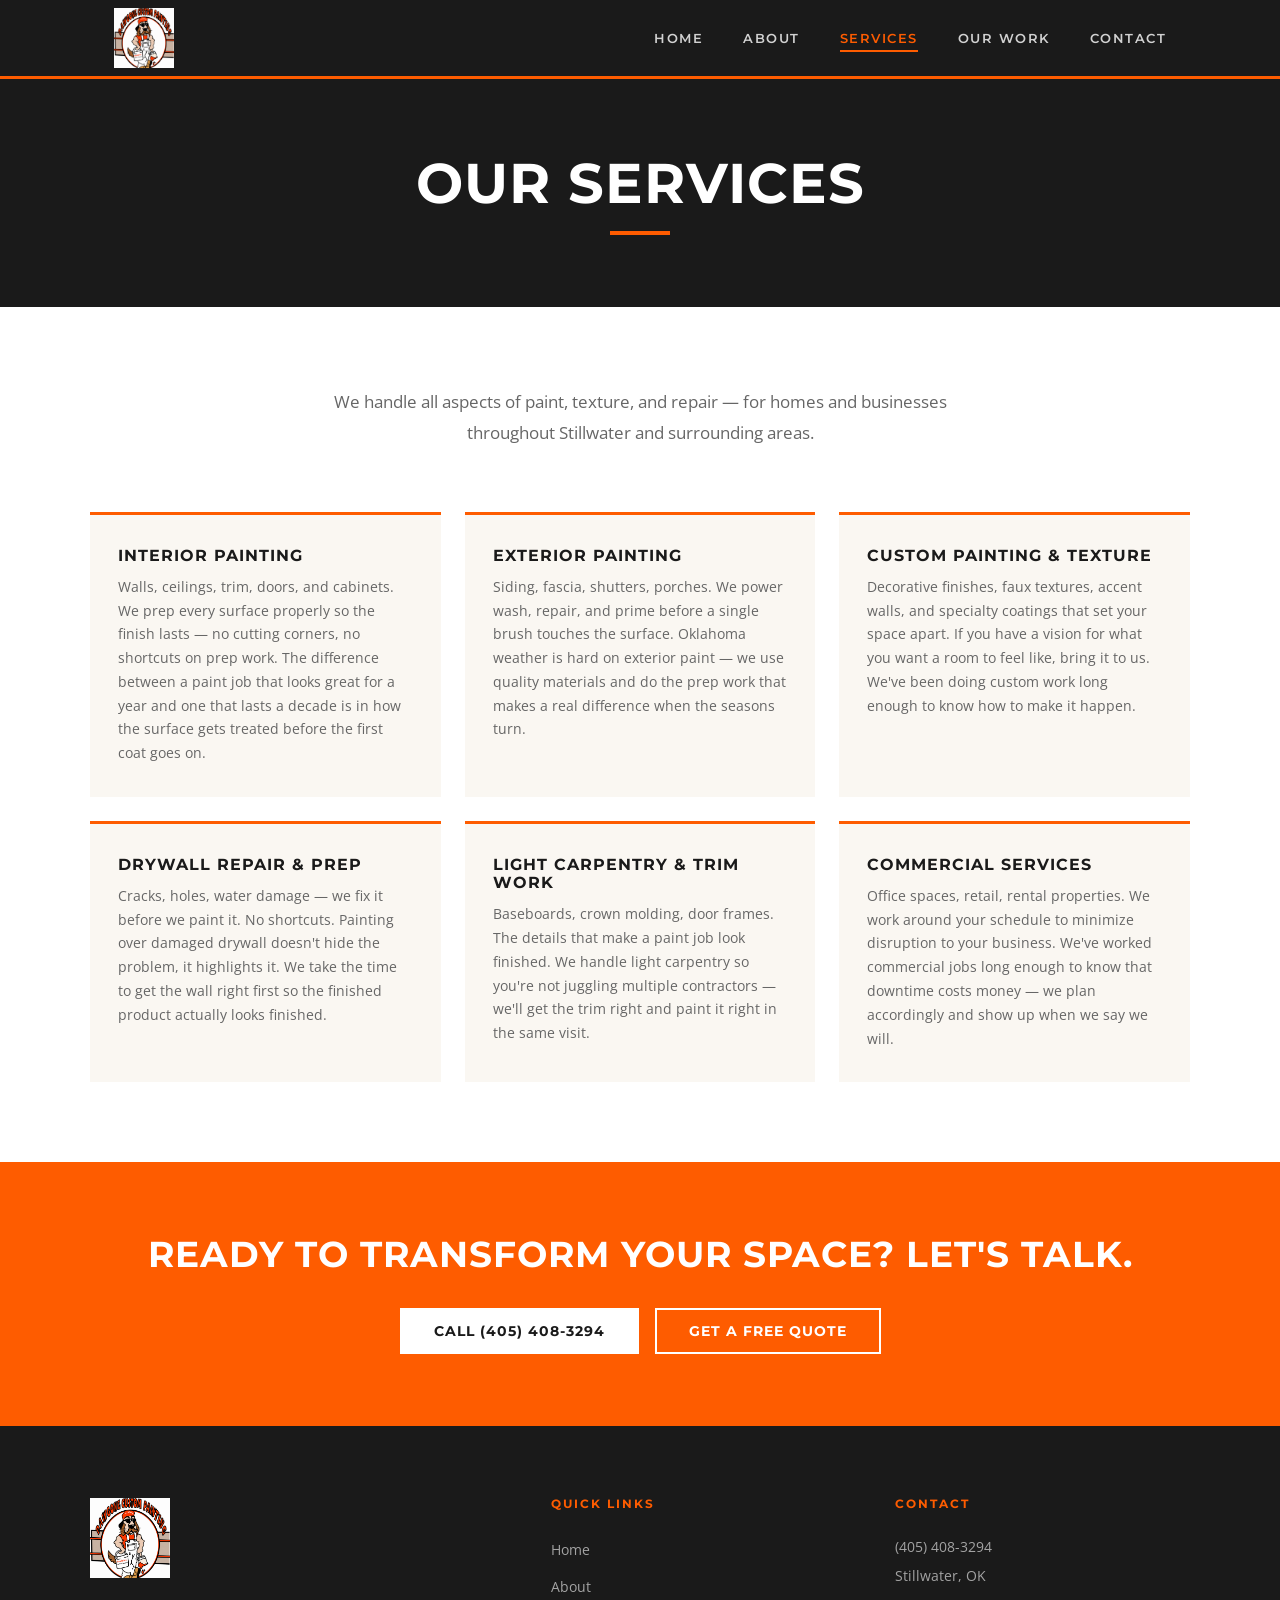
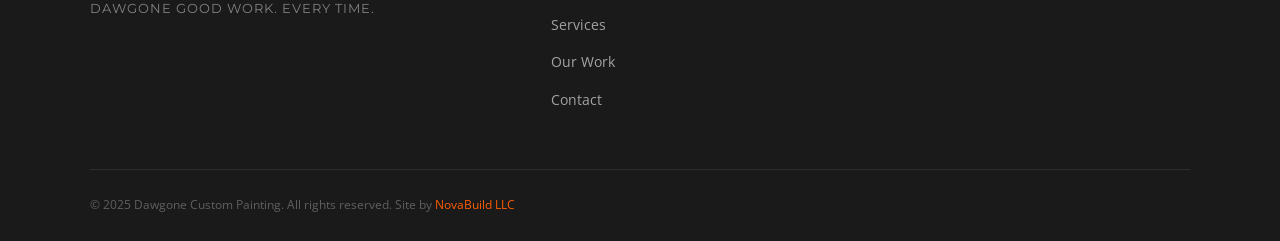
<file: Downloads/HollisAI2/DawgonePainting/services.html>
<!DOCTYPE html>
<html lang="en">
<head>
  <meta charset="UTF-8" />
  <meta name="viewport" content="width=device-width, initial-scale=1.0" />
  <title>Services | Dawgone Custom Painting</title>
  <meta name="description" content="Interior, exterior, custom texture, drywall repair, carpentry, and commercial painting in Stillwater, OK. 40+ years of professional painting." />
  <meta property="og:title" content="Services | Dawgone Custom Painting" />
  <meta property="og:description" content="Full-service painting and repair for homes and businesses throughout Stillwater, OK and surrounding areas." />
  <meta property="og:type" content="website" />
  <link rel="stylesheet" href="style.css" />
</head>
<body>

  <!-- ============================================================
       NAVIGATION
       ============================================================ -->
  <nav class="nav" aria-label="Main navigation">
    <div class="nav__inner">
      <a href="index.html" class="nav__logo" aria-label="Dawgone Custom Painting — Home">
        <img src="DawgoneLogo.png" alt="Dawgone Custom Painting" />
      </a>
      <button class="nav__toggle" aria-label="Toggle navigation" aria-expanded="false">
        <span></span>
        <span></span>
        <span></span>
      </button>
      <ul class="nav__links">
        <li><a href="index.html">Home</a></li>
        <li><a href="about.html">About</a></li>
        <li><a href="services.html" class="active">Services</a></li>
        <li><a href="our-work.html">Our Work</a></li>
        <li><a href="contact.html">Contact</a></li>
      </ul>
    </div>
    <div class="nav__mobile" aria-label="Mobile navigation">
      <a href="index.html">Home</a>
      <a href="about.html">About</a>
      <a href="services.html" class="active">Services</a>
      <a href="our-work.html">Our Work</a>
      <a href="contact.html">Contact</a>
    </div>
  </nav>

  <!-- ============================================================
       PAGE HEADER
       ============================================================ -->
  <div class="page-header">
    <h1>Our Services</h1>
    <div class="page-header__accent"></div>
  </div>

  <!-- ============================================================
       SERVICES CONTENT
       ============================================================ -->
  <section class="section section--white">

    <p class="services-intro container">
      We handle all aspects of paint, texture, and repair — for homes and businesses throughout Stillwater and surrounding areas.
    </p>

    <div class="services-grid">

      <div class="service-card">
        <h3>Interior Painting</h3>
        <p>Walls, ceilings, trim, doors, and cabinets. We prep every surface properly so the finish lasts — no cutting corners, no shortcuts on prep work. The difference between a paint job that looks great for a year and one that lasts a decade is in how the surface gets treated before the first coat goes on.</p>
      </div>

      <div class="service-card">
        <h3>Exterior Painting</h3>
        <p>Siding, fascia, shutters, porches. We power wash, repair, and prime before a single brush touches the surface. Oklahoma weather is hard on exterior paint — we use quality materials and do the prep work that makes a real difference when the seasons turn.</p>
      </div>

      <div class="service-card">
        <h3>Custom Painting &amp; Texture</h3>
        <p>Decorative finishes, faux textures, accent walls, and specialty coatings that set your space apart. If you have a vision for what you want a room to feel like, bring it to us. We've been doing custom work long enough to know how to make it happen.</p>
      </div>

      <div class="service-card">
        <h3>Drywall Repair &amp; Prep</h3>
        <p>Cracks, holes, water damage — we fix it before we paint it. No shortcuts. Painting over damaged drywall doesn't hide the problem, it highlights it. We take the time to get the wall right first so the finished product actually looks finished.</p>
      </div>

      <div class="service-card">
        <h3>Light Carpentry &amp; Trim Work</h3>
        <p>Baseboards, crown molding, door frames. The details that make a paint job look finished. We handle light carpentry so you're not juggling multiple contractors — we'll get the trim right and paint it right in the same visit.</p>
      </div>

      <div class="service-card">
        <h3>Commercial Services</h3>
        <p>Office spaces, retail, rental properties. We work around your schedule to minimize disruption to your business. We've worked commercial jobs long enough to know that downtime costs money — we plan accordingly and show up when we say we will.</p>
      </div>

    </div>

  </section>

  <!-- ============================================================
       CTA BANNER
       ============================================================ -->
  <section class="cta-banner">
    <h2>Ready to transform your space? Let's talk.</h2>
    <div class="cta-banner__buttons">
      <a href="tel:+14054083294" class="btn btn-white-solid">Call (405) 408-3294</a>
      <a href="contact.html" class="btn btn-outline-white">Get a Free Quote</a>
    </div>
  </section>

  <!-- ============================================================
       FOOTER
       ============================================================ -->
  <footer class="footer">
    <div class="footer__grid">
      <div>
        <a href="index.html" class="footer__logo">
          <img src="DawgoneLogo.png" alt="Dawgone Custom Painting" />
        </a>
        <p class="footer__tagline">Dawgone Good Work. Every Time.</p>
      </div>
      <div>
        <h4>Quick Links</h4>
        <ul class="footer__links">
          <li><a href="index.html">Home</a></li>
          <li><a href="about.html">About</a></li>
          <li><a href="services.html">Services</a></li>
          <li><a href="our-work.html">Our Work</a></li>
          <li><a href="contact.html">Contact</a></li>
        </ul>
      </div>
      <div>
        <h4>Contact</h4>
        <div class="footer__contact">
          <p><a href="tel:+14054083294">(405) 408-3294</a></p>
          <p>Stillwater, OK</p>
        </div>
      </div>
    </div>
    <div class="footer__bottom">
      <p>&copy; 2025 Dawgone Custom Painting. All rights reserved. Site by <a href="https://novabuildweb.com" target="_blank" rel="noopener" class="footer__novabuild">NovaBuild LLC</a></p>
    </div>
  </footer>

  <script src="script.js"></script>
</body>
</html>
</file>
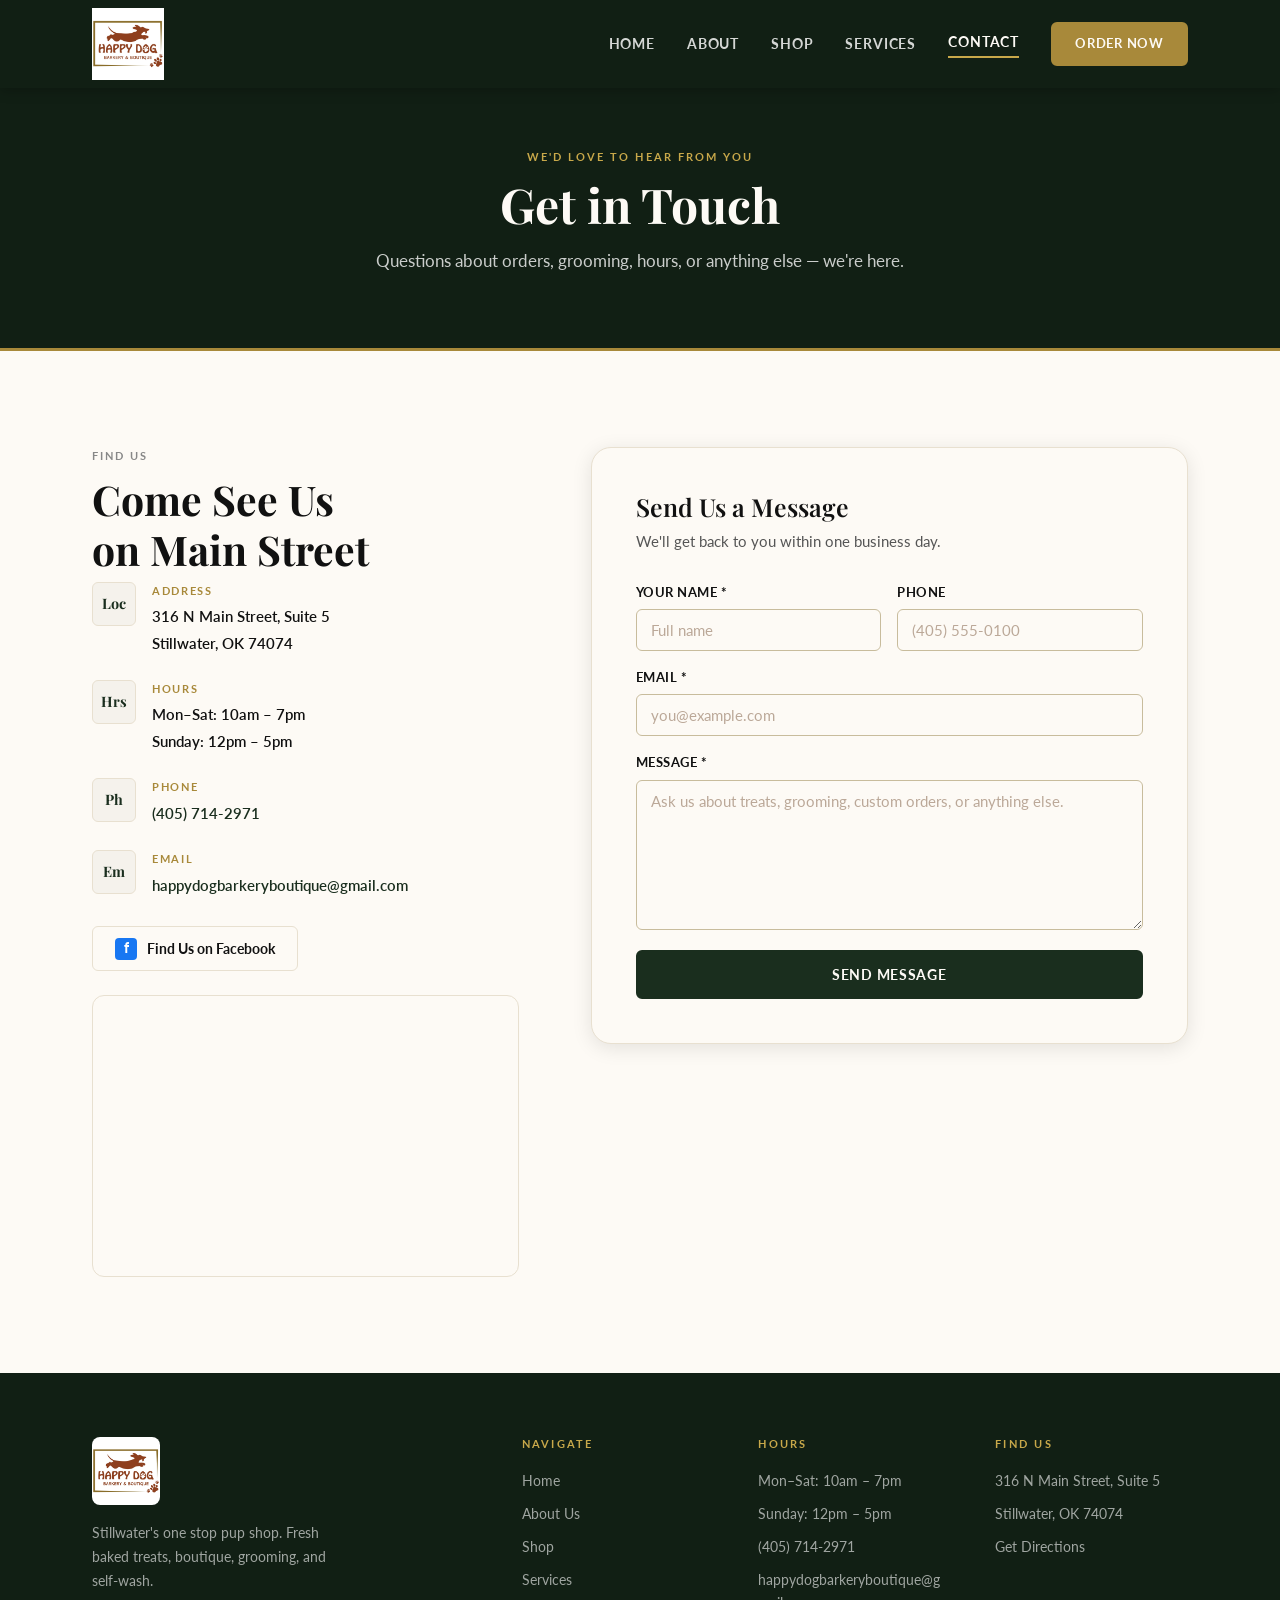
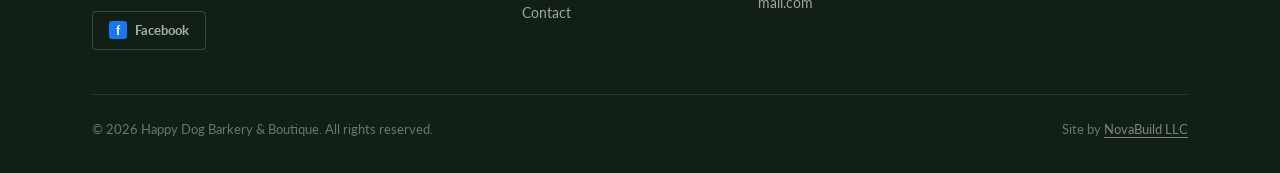
<file: Downloads/HollisAI2/DogBakery/contact.html>
<!DOCTYPE html>
<html lang="en">
<head>
  <meta charset="UTF-8" />
  <meta name="viewport" content="width=device-width, initial-scale=1.0" />
  <title>Contact — Happy Dog Barkery & Boutique</title>
  <meta name="description" content="Contact Happy Dog Barkery & Boutique in Stillwater, OK. Visit us at 316 N Main Street, Suite 5." />
  <link rel="stylesheet" href="css/style.css" />
</head>
<body>

  <!-- NAV -->
  <nav class="navbar" aria-label="Main navigation">
    <div class="nav-inner">
      <a href="index.html" class="nav-logo" aria-label="Happy Dog Barkery Home">
        <img src="images/HappyDog_Logo_White.jpg" alt="Happy Dog Barkery & Boutique" />
      </a>
      <div class="nav-links">
        <a href="index.html">Home</a>
        <a href="about.html">About</a>
        <a href="shop.html">Shop</a>
        <a href="services.html">Services</a>
        <a href="contact.html">Contact</a>
        <a href="shop.html" class="btn">Order Now</a>
      </div>
      <button class="hamburger" aria-label="Open menu" aria-expanded="false">
        <span></span><span></span><span></span>
      </button>
    </div>
  </nav>
  <div class="mobile-nav">
    <a href="index.html">Home</a>
    <a href="about.html">About</a>
    <a href="shop.html">Shop</a>
    <a href="services.html">Services</a>
    <a href="contact.html">Contact</a>
    <a href="shop.html" class="btn btn-gold">Order Now</a>
  </div>

  <!-- PAGE HERO -->
  <div class="page-hero">
    <span class="eyebrow">We'd Love to Hear from You</span>
    <h1>Get in Touch</h1>
    <p>Questions about orders, grooming, hours, or anything else — we're here.</p>
  </div>

  <!-- CONTACT -->
  <section class="section" style="background: var(--white);">
    <div class="container">

      <div class="form-success-banner" id="contact-success-banner">
        <strong>Message received!</strong><br>
        Thanks for reaching out — we'll get back to you soon. In the meantime, come see us on Main Street.
      </div>

      <div class="contact-layout">

        <!-- Info column -->
        <div class="fade-up">
          <span class="eyebrow">Find Us</span>
          <h2 style="margin-bottom:8px;">Come See Us<br>on Main Street</h2>
          <div class="divider"></div>

          <div class="contact-info-item">
            <div class="ci-box">Loc</div>
            <div>
              <span class="ci-label">Address</span>
              <span class="ci-value">316 N Main Street, Suite 5<br>Stillwater, OK 74074</span>
            </div>
          </div>

          <div class="contact-info-item">
            <div class="ci-box">Hrs</div>
            <div>
              <span class="ci-label">Hours</span>
              <span class="ci-value">Mon–Sat: 10am – 7pm<br>Sunday: 12pm – 5pm</span>
            </div>
          </div>

          <div class="contact-info-item">
            <div class="ci-box">Ph</div>
            <div>
              <span class="ci-label">Phone</span>
              <span class="ci-value"><a href="tel:+14057142971">(405) 714-2971</a></span>
            </div>
          </div>

          <div class="contact-info-item">
            <div class="ci-box">Em</div>
            <div>
              <span class="ci-label">Email</span>
              <span class="ci-value"><a href="mailto:happydogbarkeryboutique@gmail.com">happydogbarkeryboutique@gmail.com</a></span>
            </div>
          </div>

          <a href="https://www.facebook.com" target="_blank" rel="noopener" class="facebook-link">
            <span class="fb-icon">f</span>
            Find Us on Facebook
          </a>

          <div class="map-embed">
            <iframe
              src="https://www.google.com/maps/embed?pb=!1m18!1m12!1m3!1d3211.6!2d-97.0584!3d36.1156!2m3!1f0!2f0!3f0!3m2!1i1024!2i768!4f13.1!3m3!1m2!1s0x87b20c9aeb1af6d7%3A0x1e2a3b4c5d6e7f8a!2s316%20N%20Main%20St%2C%20Stillwater%2C%20OK%2074074!5e0!3m2!1sen!2sus!4v1700000000000!5m2!1sen!2sus"
              width="100%"
              height="280"
              style="border:0;"
              allowfullscreen=""
              loading="lazy"
              referrerpolicy="no-referrer-when-downgrade"
              title="Happy Dog Barkery location"
            ></iframe>
          </div>
        </div>

        <!-- Form column -->
        <div class="form-wrap fade-up">
          <h3 style="margin-bottom:6px;">Send Us a Message</h3>
          <p style="margin-bottom:28px; font-size:0.93rem;">We'll get back to you within one business day.</p>

          <form
            name="contact"
            method="POST"
            data-netlify="true"
            netlify-honeypot="bot-field"
            action="contact.html?success=true"
          >
            <input type="hidden" name="form-name" value="contact" />
            <p style="display:none;"><label>Don't fill this out: <input name="bot-field" /></label></p>

            <div class="form-grid">
              <div class="form-group">
                <label for="c-name">Your Name *</label>
                <input type="text" id="c-name" name="name" placeholder="Full name" required />
              </div>
              <div class="form-group">
                <label for="c-phone">Phone</label>
                <input type="tel" id="c-phone" name="phone" placeholder="(405) 555-0100" />
              </div>
              <div class="form-group full">
                <label for="c-email">Email *</label>
                <input type="email" id="c-email" name="email" placeholder="you@example.com" required />
              </div>
              <div class="form-group full">
                <label for="c-message">Message *</label>
                <textarea id="c-message" name="message" placeholder="Ask us about treats, grooming, custom orders, or anything else." required style="min-height:150px;"></textarea>
              </div>
              <div class="form-group full form-submit">
                <button type="submit" class="btn btn-brown">Send Message</button>
              </div>
            </div>
          </form>
        </div>

      </div>
    </div>
  </section>

  <!-- FOOTER -->
  <footer class="footer">
    <div class="container">
      <div class="footer-grid">
        <div>
          <div class="footer-logo"><img src="images/HappyDog_Logo_White.jpg" alt="Happy Dog Barkery & Boutique" /></div>
          <p class="footer-brand-text">Stillwater's one stop pup shop. Fresh baked treats, boutique, grooming, and self-wash.</p>
          <a href="https://www.facebook.com" target="_blank" rel="noopener" class="footer-fb-link">
            <span style="width:18px;height:18px;background:#1877F2;border-radius:3px;display:inline-flex;align-items:center;justify-content:center;font-size:0.75rem;font-weight:900;color:#fff;">f</span>
            Facebook
          </a>
        </div>
        <div class="footer-col">
          <h4>Navigate</h4>
          <ul>
            <li><a href="index.html">Home</a></li>
            <li><a href="about.html">About Us</a></li>
            <li><a href="shop.html">Shop</a></li>
            <li><a href="services.html">Services</a></li>
            <li><a href="contact.html">Contact</a></li>
          </ul>
        </div>
        <div class="footer-col">
          <h4>Hours</h4>
          <ul>
            <li>Mon–Sat: 10am – 7pm</li>
            <li>Sunday: 12pm – 5pm</li>
            <li><a href="tel:+14057142971">(405) 714-2971</a></li>
            <li><a href="mailto:happydogbarkeryboutique@gmail.com" style="word-break:break-all;">happydogbarkeryboutique@gmail.com</a></li>
          </ul>
        </div>
        <div class="footer-col">
          <h4>Find Us</h4>
          <ul>
            <li>316 N Main Street, Suite 5</li>
            <li>Stillwater, OK 74074</li>
            <li><a href="contact.html">Get Directions</a></li>
          </ul>
        </div>
      </div>
      <div class="footer-bottom">
        <span>&copy; 2026 Happy Dog Barkery &amp; Boutique. All rights reserved.</span>
        <span class="nova-credit">Site by <a href="https://www.novabuildweb.com" target="_blank" rel="noopener">NovaBuild LLC</a></span>
      </div>
    </div>
  </footer>

  <script src="js/main.js"></script>
</body>
</html>
</file>
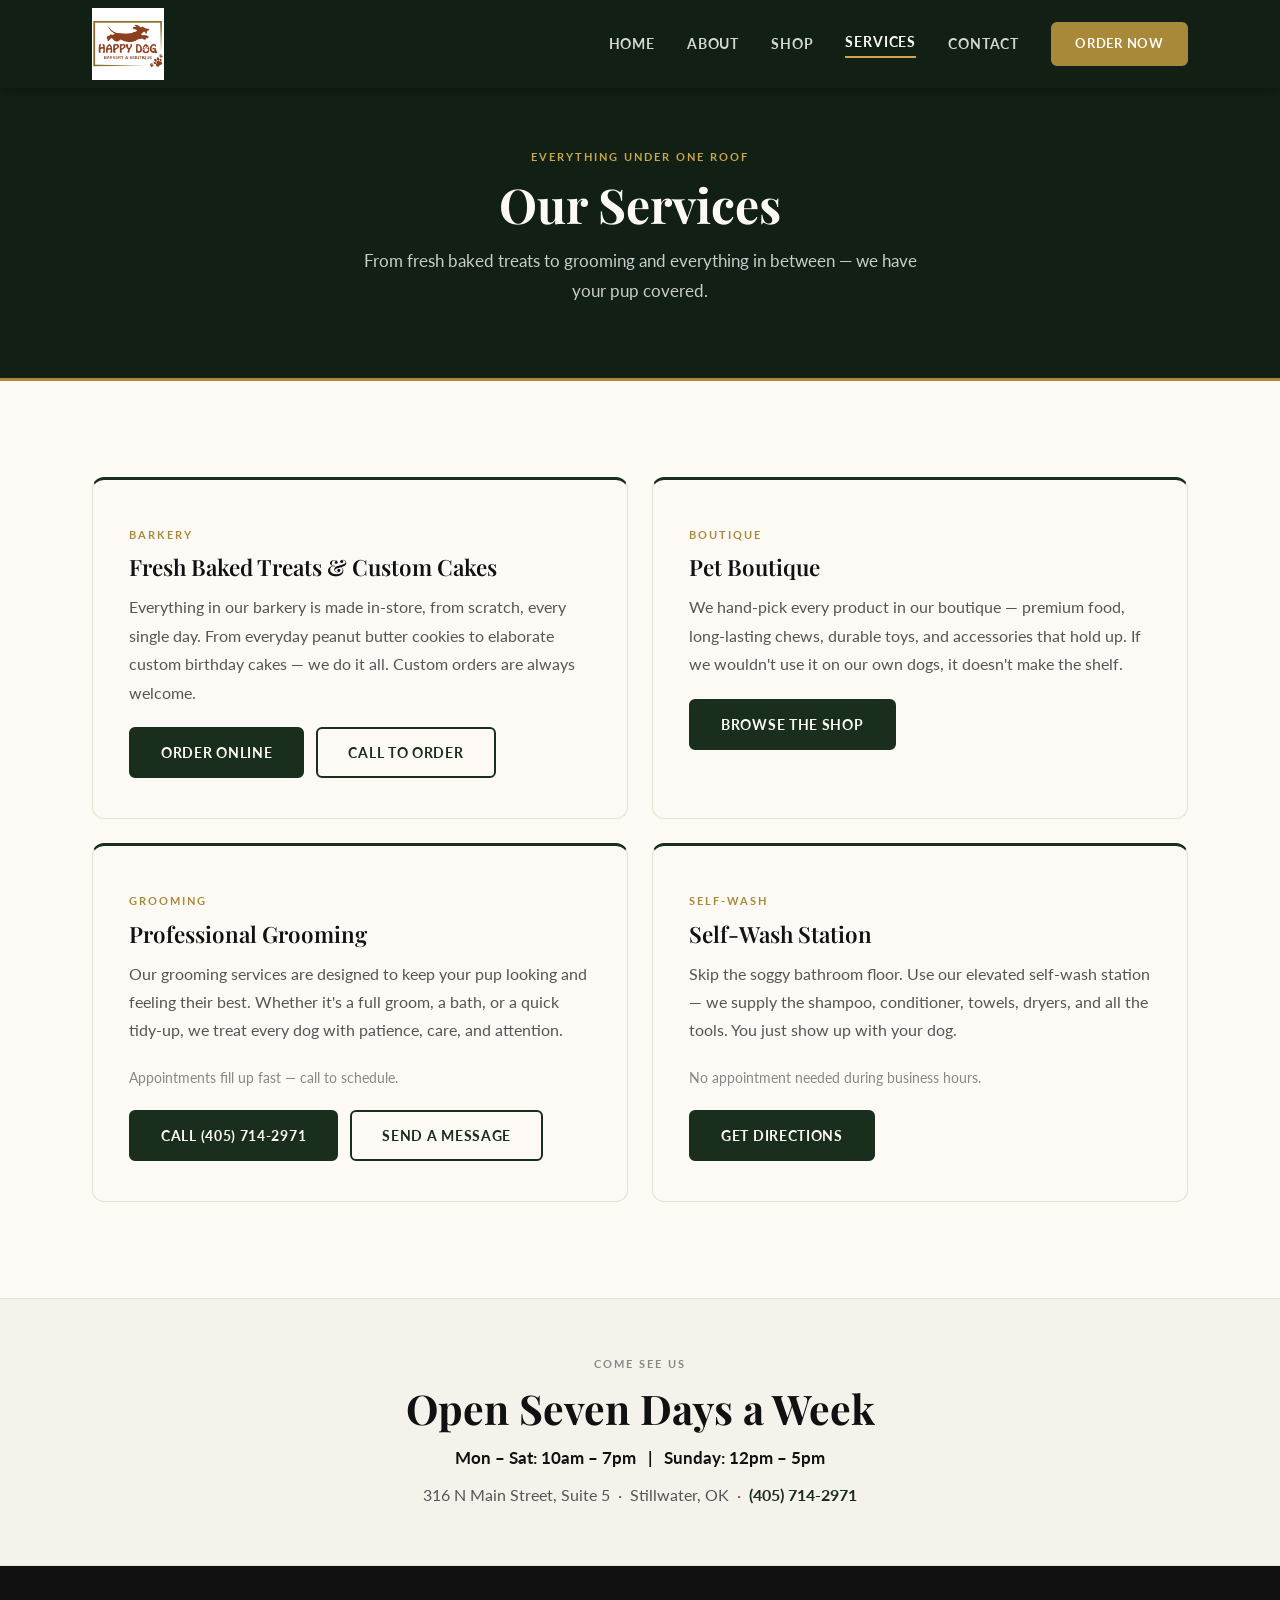
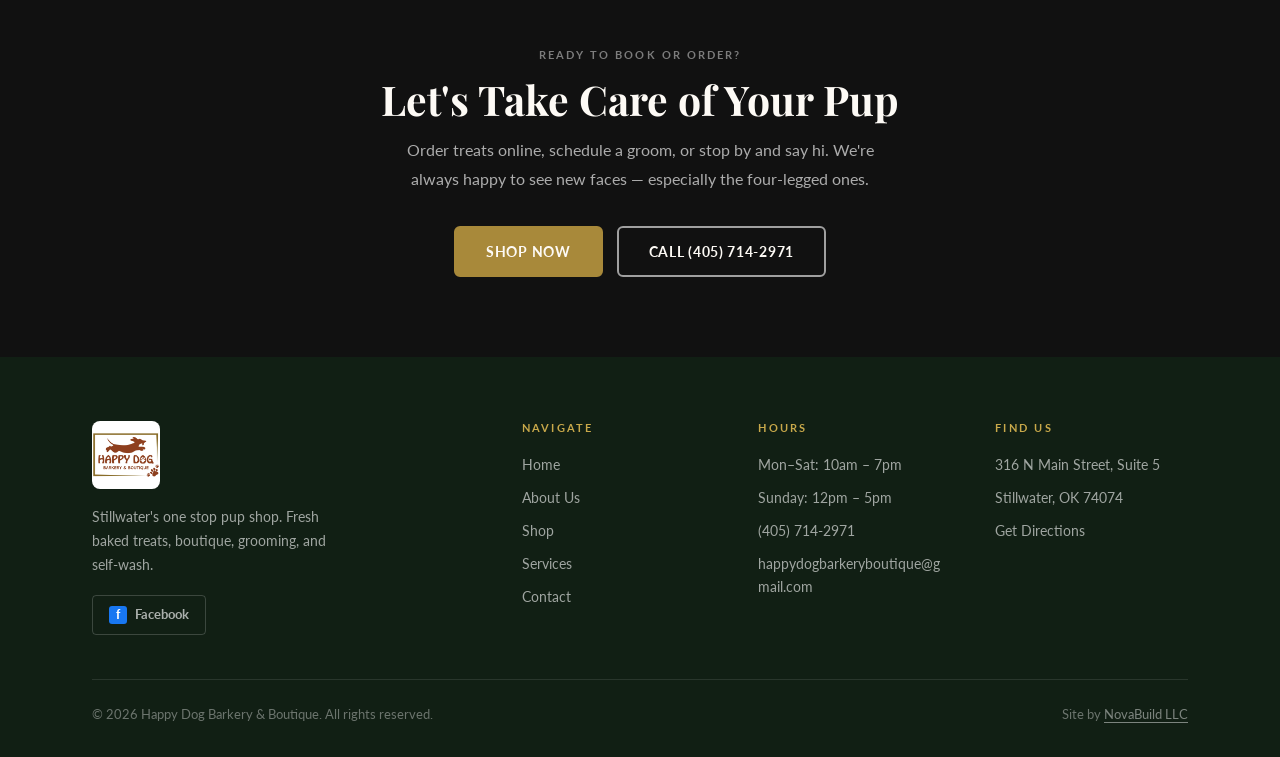
<file: Downloads/HollisAI2/DogBakery/services.html>
<!DOCTYPE html>
<html lang="en">
<head>
  <meta charset="UTF-8" />
  <meta name="viewport" content="width=device-width, initial-scale=1.0" />
  <title>Services — Happy Dog Barkery & Boutique</title>
  <meta name="description" content="Happy Dog Barkery & Boutique services — fresh baked treats, boutique, professional grooming, and self-wash station in Stillwater, OK." />
  <link rel="stylesheet" href="css/style.css" />
</head>
<body>

  <!-- NAV -->
  <nav class="navbar" aria-label="Main navigation">
    <div class="nav-inner">
      <a href="index.html" class="nav-logo" aria-label="Happy Dog Barkery Home">
        <img src="images/HappyDog_Logo_White.jpg" alt="Happy Dog Barkery & Boutique" />
      </a>
      <div class="nav-links">
        <a href="index.html">Home</a>
        <a href="about.html">About</a>
        <a href="shop.html">Shop</a>
        <a href="services.html">Services</a>
        <a href="contact.html">Contact</a>
        <a href="shop.html" class="btn">Order Now</a>
      </div>
      <button class="hamburger" aria-label="Open menu" aria-expanded="false">
        <span></span><span></span><span></span>
      </button>
    </div>
  </nav>
  <div class="mobile-nav">
    <a href="index.html">Home</a>
    <a href="about.html">About</a>
    <a href="shop.html">Shop</a>
    <a href="services.html">Services</a>
    <a href="contact.html">Contact</a>
    <a href="shop.html" class="btn btn-gold">Order Now</a>
  </div>

  <!-- PAGE HERO -->
  <div class="page-hero">
    <span class="eyebrow">Everything Under One Roof</span>
    <h1>Our Services</h1>
    <p>From fresh baked treats to grooming and everything in between — we have your pup covered.</p>
  </div>

  <!-- SERVICES -->
  <section class="section" style="background: var(--white);">
    <div class="container">
      <div class="services-grid">

        <div class="service-card fade-up">
          <span class="service-label">Barkery</span>
          <h3>Fresh Baked Treats &amp; Custom Cakes</h3>
          <p>Everything in our barkery is made in-store, from scratch, every single day. From everyday peanut butter cookies to elaborate custom birthday cakes — we do it all. Custom orders are always welcome.</p>
          <div style="display:flex; gap:12px; flex-wrap:wrap;">
            <a href="shop.html" class="btn btn-brown">Order Online</a>
            <a href="tel:+14057142971" class="btn btn-outline">Call to Order</a>
          </div>
        </div>

        <div class="service-card fade-up">
          <span class="service-label">Boutique</span>
          <h3>Pet Boutique</h3>
          <p>We hand-pick every product in our boutique — premium food, long-lasting chews, durable toys, and accessories that hold up. If we wouldn't use it on our own dogs, it doesn't make the shelf.</p>
          <div style="display:flex; gap:12px; flex-wrap:wrap;">
            <a href="shop.html" class="btn btn-brown">Browse the Shop</a>
          </div>
        </div>

        <div class="service-card fade-up">
          <span class="service-label">Grooming</span>
          <h3>Professional Grooming</h3>
          <p>Our grooming services are designed to keep your pup looking and feeling their best. Whether it's a full groom, a bath, or a quick tidy-up, we treat every dog with patience, care, and attention.</p>
          <p style="font-size:0.88rem; color:var(--text-light);">Appointments fill up fast — call to schedule.</p>
          <div style="display:flex; gap:12px; flex-wrap:wrap;">
            <a href="tel:+14057142971" class="btn btn-brown">Call (405) 714-2971</a>
            <a href="contact.html" class="btn btn-outline">Send a Message</a>
          </div>
        </div>

        <div class="service-card fade-up">
          <span class="service-label">Self-Wash</span>
          <h3>Self-Wash Station</h3>
          <p>Skip the soggy bathroom floor. Use our elevated self-wash station — we supply the shampoo, conditioner, towels, dryers, and all the tools. You just show up with your dog.</p>
          <p style="font-size:0.88rem; color:var(--text-light);">No appointment needed during business hours.</p>
          <div style="display:flex; gap:12px; flex-wrap:wrap;">
            <a href="contact.html" class="btn btn-brown">Get Directions</a>
          </div>
        </div>

      </div>
    </div>
  </section>

  <!-- HOURS STRIP -->
  <section class="section-sm" style="background: var(--off-white); border-top: 1px solid var(--border); border-bottom: 1px solid var(--border);">
    <div class="container text-center">
      <span class="eyebrow">Come See Us</span>
      <h2 style="margin-bottom:10px;">Open Seven Days a Week</h2>
      <div class="divider center"></div>
      <p style="font-size:1.05rem; color:var(--text); font-weight:700; margin-bottom:8px;">Mon – Sat: 10am – 7pm &nbsp;&nbsp;|&nbsp;&nbsp; Sunday: 12pm – 5pm</p>
      <p>316 N Main Street, Suite 5 &nbsp;&middot;&nbsp; Stillwater, OK &nbsp;&middot;&nbsp; <a href="tel:+14057142971" style="color:var(--brown); font-weight:700;">(405) 714-2971</a></p>
    </div>
  </section>

  <!-- CTA -->
  <section class="cta-band">
    <div class="container">
      <span class="eyebrow">Ready to Book or Order?</span>
      <h2>Let's Take Care of Your Pup</h2>
      <p>Order treats online, schedule a groom, or stop by and say hi. We're always happy to see new faces — especially the four-legged ones.</p>
      <div style="display:flex; gap:14px; justify-content:center; flex-wrap:wrap;">
        <a href="shop.html" class="btn btn-gold">Shop Now</a>
        <a href="tel:+14057142971" class="btn btn-outline-white">Call (405) 714-2971</a>
      </div>
    </div>
  </section>

  <!-- FOOTER -->
  <footer class="footer">
    <div class="container">
      <div class="footer-grid">
        <div>
          <div class="footer-logo"><img src="images/HappyDog_Logo_White.jpg" alt="Happy Dog Barkery & Boutique" /></div>
          <p class="footer-brand-text">Stillwater's one stop pup shop. Fresh baked treats, boutique, grooming, and self-wash.</p>
          <a href="https://www.facebook.com" target="_blank" rel="noopener" class="footer-fb-link">
            <span style="width:18px;height:18px;background:#1877F2;border-radius:3px;display:inline-flex;align-items:center;justify-content:center;font-size:0.75rem;font-weight:900;color:#fff;">f</span>
            Facebook
          </a>
        </div>
        <div class="footer-col">
          <h4>Navigate</h4>
          <ul>
            <li><a href="index.html">Home</a></li>
            <li><a href="about.html">About Us</a></li>
            <li><a href="shop.html">Shop</a></li>
            <li><a href="services.html">Services</a></li>
            <li><a href="contact.html">Contact</a></li>
          </ul>
        </div>
        <div class="footer-col">
          <h4>Hours</h4>
          <ul>
            <li>Mon–Sat: 10am – 7pm</li>
            <li>Sunday: 12pm – 5pm</li>
            <li><a href="tel:+14057142971">(405) 714-2971</a></li>
            <li><a href="mailto:happydogbarkeryboutique@gmail.com" style="word-break:break-all;">happydogbarkeryboutique@gmail.com</a></li>
          </ul>
        </div>
        <div class="footer-col">
          <h4>Find Us</h4>
          <ul>
            <li>316 N Main Street, Suite 5</li>
            <li>Stillwater, OK 74074</li>
            <li><a href="contact.html">Get Directions</a></li>
          </ul>
        </div>
      </div>
      <div class="footer-bottom">
        <span>&copy; 2026 Happy Dog Barkery &amp; Boutique. All rights reserved.</span>
        <span class="nova-credit">Site by <a href="https://www.novabuildweb.com" target="_blank" rel="noopener">NovaBuild LLC</a></span>
      </div>
    </div>
  </footer>

  <script src="js/main.js"></script>
</body>
</html>
</file>
<file: Downloads/HollisAI2/DogBakery/css/style.css>
/* ============================================================
   Happy Dog Barkery & Boutique — style.css
   White background | Brown navbar | Gold accents | Professional
   ============================================================ */

@import url('https://fonts.googleapis.com/css2?family=Playfair+Display:wght@400;600;700&family=Lato:wght@300;400;700&display=swap');

/* ── Variables ── */
:root {
  --green:       #1A2E1E;
  --green-dark:  #111F14;
  --green-light: #2A4230;
  --brown:       #1A2E1E;
  --brown-dark:  #111F14;
  --brown-light: #2A4230;
  --gold:        #A8893A;
  --gold-light:  #C8A84A;
  --white:       #FDFAF5;
  --off-white:   #F5F2EC;
  --border:      #E8E0D0;
  --border-dark: #C8BC9C;
  --text:        #111111;
  --text-mid:    #555555;
  --text-light:  #888888;
  --shadow-sm:   0 1px 6px rgba(0,0,0,0.07);
  --shadow-md:   0 4px 20px rgba(0,0,0,0.10);
  --shadow-lg:   0 12px 48px rgba(0,0,0,0.13);
  --radius-sm:   6px;
  --radius-md:   12px;
  --radius-lg:   20px;
  --nav-h:       88px;
  --ease:        0.22s ease;
  --max-w:       1160px;
}

/* ── Reset ── */
*, *::before, *::after { box-sizing: border-box; margin: 0; padding: 0; }
html { scroll-behavior: smooth; font-size: 16px; }
body {
  background: var(--white);
  color: var(--text);
  font-family: 'Lato', sans-serif;
  line-height: 1.65;
  -webkit-font-smoothing: antialiased;
  overflow-x: hidden;
}
img    { display: block; max-width: 100%; }
a      { color: inherit; text-decoration: none; transition: color var(--ease); }
ul     { list-style: none; }
button { cursor: pointer; font-family: inherit; }

/* ── Typography ── */
h1, h2, h3, h4 {
  font-family: 'Playfair Display', Georgia, serif;
  color: var(--text);
  line-height: 1.2;
}
h1 { font-size: clamp(2.2rem, 5vw, 3.6rem); font-weight: 700; }
h2 { font-size: clamp(1.7rem, 3.2vw, 2.6rem); font-weight: 700; }
h3 { font-size: clamp(1.2rem, 2vw, 1.55rem); font-weight: 600; }
h4 { font-size: 1.05rem; font-weight: 700; }
p  { color: var(--text-mid); font-size: 1rem; line-height: 1.78; }

.eyebrow {
  display: block;
  font-family: 'Lato', sans-serif;
  font-size: 0.7rem;
  font-weight: 700;
  letter-spacing: 0.18em;
  text-transform: uppercase;
  color: var(--text-light);
  margin-bottom: 10px;
}

/* ── Layout ── */
.container   { max-width: var(--max-w); margin: 0 auto; padding: 0 32px; }
.section     { padding: 96px 0; }
.section-sm  { padding: 56px 0; }
.text-center { text-align: center; }

/* ── Divider ── */
.divider { display: none; }

/* ── Buttons ── */
.btn {
  display: inline-flex;
  align-items: center;
  justify-content: center;
  gap: 8px;
  padding: 12px 30px;
  border-radius: var(--radius-sm);
  font-family: 'Lato', sans-serif;
  font-size: 0.875rem;
  font-weight: 700;
  letter-spacing: 0.05em;
  text-transform: uppercase;
  border: 2px solid transparent;
  transition: all var(--ease);
  white-space: nowrap;
}
.btn-brown         { background: var(--brown); color: var(--white); border-color: var(--brown); }
.btn-brown:hover   { background: var(--brown-dark); border-color: var(--brown-dark); }
.btn-gold          { background: var(--gold); color: var(--white); border-color: var(--gold); }
.btn-gold:hover    { background: #8a7030; border-color: #8a7030; }
.btn-outline       { background: transparent; color: var(--brown); border-color: var(--brown); }
.btn-outline:hover { background: var(--brown); color: var(--white); }
.btn-outline-white         { background: transparent; color: var(--white); border-color: rgba(255,255,255,0.6); }
.btn-outline-white:hover   { background: rgba(255,255,255,0.12); border-color: var(--white); }

/* ── Navbar ── */
.navbar {
  position: fixed;
  top: 0; left: 0; right: 0;
  z-index: 1000;
  height: var(--nav-h);
  display: flex;
  align-items: center;
  background: var(--brown-dark);
  box-shadow: 0 2px 12px rgba(0,0,0,0.25);
}
.nav-inner {
  display: flex;
  align-items: center;
  justify-content: space-between;
  width: 100%;
  max-width: var(--max-w);
  margin: 0 auto;
  padding: 0 32px;
}
.nav-logo img { height: 72px; width: auto; }

.nav-links { display: flex; align-items: center; gap: 32px; }
.nav-links > a {
  font-size: 0.875rem;
  font-weight: 700;
  letter-spacing: 0.06em;
  text-transform: uppercase;
  color: rgba(255,255,255,0.82);
  transition: color var(--ease);
}
.nav-links > a:hover,
.nav-links > a.active { color: var(--white); }
.nav-links > a.active { border-bottom: 2px solid var(--gold-light); padding-bottom: 2px; }
.nav-links .btn {
  padding: 9px 22px;
  font-size: 0.8rem;
  background: var(--gold);
  color: var(--white);
  border-color: var(--gold);
}
.nav-links .btn:hover { background: var(--gold-light); border-color: var(--gold-light); }

/* Hamburger */
.hamburger {
  display: none;
  flex-direction: column;
  gap: 5px;
  background: none;
  border: none;
  padding: 6px;
}
.hamburger span {
  display: block;
  width: 26px; height: 2px;
  background: var(--white);
  border-radius: 2px;
  transition: all 0.3s;
}

/* Mobile nav */
.mobile-nav {
  display: none;
  position: fixed;
  top: var(--nav-h); left: 0; right: 0;
  background: var(--brown-dark);
  border-top: 1px solid rgba(255,255,255,0.1);
  padding: 12px 20px 20px;
  z-index: 999;
  flex-direction: column;
  gap: 2px;
}
.mobile-nav.open { display: flex; }
.mobile-nav a {
  padding: 13px 16px;
  font-size: 0.9rem;
  font-weight: 700;
  letter-spacing: 0.05em;
  text-transform: uppercase;
  color: rgba(255,255,255,0.82);
  border-radius: var(--radius-sm);
  transition: background var(--ease), color var(--ease);
}
.mobile-nav a:hover { background: rgba(255,255,255,0.08); color: var(--white); }
.mobile-nav .btn    { margin-top: 10px; text-align: center; }

/* ── Hero ── */
.hero {
  position: relative;
  display: flex;
  align-items: center;
  justify-content: center;
  text-align: center;
  background: var(--green-dark);
  border-bottom: 3px solid var(--gold);
  overflow: hidden;
}
.hero::before {
  content: '';
  position: absolute;
  inset: 0;
  background-image: url('../images/IMG_3701.jpeg');
  background-size: cover;
  background-position: center;
  opacity: 0.22;
}
.hero-content { position: relative; z-index: 1; }
.hero-content {
  padding: calc(var(--nav-h) + 80px) 32px 100px;
  max-width: 680px;
}
.hero-content h1 {
  color: #FFFFFF;
  margin-bottom: 20px;
  font-size: clamp(2.4rem, 5vw, 3.8rem);
  line-height: 1.15;
}
.hero-content p  {
  color: rgba(255,255,255,0.78);
  font-size: 1.15rem;
  margin-bottom: 40px;
  max-width: 480px;
  margin-left: auto;
  margin-right: auto;
}
.hero-cta { display: flex; gap: 14px; justify-content: center; flex-wrap: wrap; }

/* Page hero (inner pages) */
.page-hero {
  background: var(--green-dark);
  padding: calc(var(--nav-h) + 60px) 32px 72px;
  text-align: center;
  border-bottom: 3px solid var(--gold);
}
.page-hero.has-photo {
  position: relative;
  overflow: hidden;
  min-height: 360px;
  display: flex;
  align-items: center;
  justify-content: center;
}
.page-hero.has-photo::before {
  content: '';
  position: absolute;
  inset: 0;
  background-image: var(--hero-img);
  background-size: cover;
  background-position: center;
  opacity: 0.28;
}
.page-hero.has-photo > * { position: relative; z-index: 1; }
.page-hero h1  { color: var(--white); margin-bottom: 12px; font-size: clamp(2rem, 4.5vw, 3rem); }
.page-hero p   { color: rgba(255,255,255,0.78); font-size: 1.05rem; max-width: 560px; margin: 0 auto; }
.page-hero .eyebrow { color: var(--gold-light); }

/* ── Section heading ── */
.section-heading        { margin-bottom: 52px; }
.section-heading h2     { margin-bottom: 6px; }
.section-heading p      { max-width: 580px; font-size: 1.03rem; }
.section-heading.center { text-align: center; }
.section-heading.center p { margin: 0 auto; }

/* ── Services snapshot (home) ── */
.snap-grid {
  display: grid;
  grid-template-columns: repeat(3, 1fr);
  gap: 32px;
}
.snap-card {
  padding: 0;
  text-align: left;
}
.snap-card h3 { font-size: 1.2rem; margin-bottom: 10px; }
.snap-card p  { font-size: 0.95rem; }
.snap-card .btn { margin-top: 20px; }

/* ── Split layout (home why section) ── */
.split-layout {
  display: grid;
  grid-template-columns: 1fr 1fr;
  gap: 72px;
  align-items: center;
}
.split-img {
  border-radius: var(--radius-lg);
  overflow: hidden;
  height: 460px;
  border: 3px solid var(--gold);
}
.split-img img { width: 100%; height: 100%; object-fit: cover; }
.split-text h2 { font-size: clamp(1.7rem, 3vw, 2.4rem); }

/* ── Why Happy Dog ── */
.why-grid { display: grid; grid-template-columns: repeat(2, 1fr); gap: 32px; }
.why-item h3 { font-size: 1.05rem; margin-bottom: 6px; }
.why-item p  { font-size: 0.93rem; }

/* ── CTA Banner ── */
.cta-band {
  background: #111111;
  padding: 80px 32px;
  text-align: center;
}
.cta-band h2   { color: var(--white); margin-bottom: 12px; }
.cta-band p    { color: rgba(255,255,255,0.65); max-width: 480px; margin: 0 auto 32px; font-size: 1.03rem; }
.cta-band .eyebrow { color: rgba(255,255,255,0.45); }

/* ── About page ── */
.about-story {
  display: grid;
  grid-template-columns: 1fr 1.15fr;
  gap: 72px;
  align-items: center;
}
.about-img {
  border-radius: var(--radius-lg);
  overflow: hidden;
  height: 480px;
  background: var(--off-white);
  border: 1px solid var(--border);
  display: flex;
  align-items: center;
  justify-content: center;
}
.about-img img { width: 100%; height: 100%; object-fit: cover; }
.about-img-placeholder {
  width: 100%;
  height: 100%;
  display: flex;
  flex-direction: column;
  align-items: center;
  justify-content: center;
  gap: 16px;
  padding: 32px;
}
.about-img-placeholder p { font-size: 0.85rem; color: var(--text-light); text-align: center; }
.about-text p { margin-bottom: 18px; }

.values-grid {
  display: grid;
  grid-template-columns: repeat(4, 1fr);
  gap: 20px;
}
.value-card {
  background: var(--white);
  border-radius: var(--radius-md);
  padding: 32px 24px;
  text-align: center;
  border: 1px solid var(--border);
  border-top: 3px solid var(--gold);
}
.value-card h4 { color: var(--brown); margin-bottom: 10px; font-size: 1rem; }
.value-card p  { font-size: 0.875rem; }

/* ── Shop page ── */
.payment-callout {
  background: var(--off-white);
  border: 1px solid var(--border);
  border-left: 4px solid var(--gold);
  border-radius: var(--radius-md);
  padding: 24px 28px;
  margin-bottom: 52px;
}
.payment-callout h4 { color: var(--brown); margin-bottom: 6px; }
.payment-callout p  { font-size: 0.93rem; margin: 0; }
.payment-callout a  { color: var(--brown); font-weight: 700; text-decoration: underline; text-underline-offset: 3px; }

/* ── Cake order page layout ── */
.cake-order-layout {
  display: grid;
  grid-template-columns: 420px 1fr;
  gap: 64px;
  align-items: start;
}
.cake-photo-wrap {
  border-radius: var(--radius-lg);
  overflow: hidden;
  height: 300px;
  border: 3px solid var(--gold);
  margin-bottom: 28px;
}
.cake-photo-wrap img { width: 100%; height: 100%; object-fit: cover; }

.cake-detail-block { margin-bottom: 24px; }
.cake-detail-block h3 {
  font-size: 0.95rem;
  font-family: 'Lato', sans-serif;
  font-weight: 700;
  letter-spacing: 0.08em;
  text-transform: uppercase;
  color: var(--text-light);
  margin-bottom: 10px;
}
.cake-option-list {
  border: 1px solid var(--border);
  border-radius: var(--radius-sm);
  overflow: hidden;
}
.cake-option-list li {
  display: flex;
  justify-content: space-between;
  align-items: center;
  padding: 11px 16px;
  font-size: 0.93rem;
  border-bottom: 1px solid var(--border);
}
.cake-option-list li:last-child { border-bottom: none; }
.cake-opt-name { font-weight: 600; color: var(--text); }
.cake-opt-price { font-weight: 700; color: var(--green); font-size: 0.95rem; }

.cake-option-tags {
  display: flex;
  flex-wrap: wrap;
  gap: 8px;
}
.cake-option-tags li {
  background: var(--off-white);
  border: 1px solid var(--border);
  border-radius: 20px;
  padding: 5px 14px;
  font-size: 0.85rem;
  font-weight: 600;
  color: var(--text);
}

/* ── Shop photo banner ── */
.shop-photo-banner {
  position: relative;
  border-radius: var(--radius-md);
  overflow: hidden;
  height: 260px;
  margin-bottom: 52px;
  border: 3px solid var(--gold);
}
.shop-photo-banner img {
  width: 100%; height: 100%; object-fit: cover;
  display: block;
}
.shop-photo-banner-text {
  position: absolute;
  inset: 0;
  background: linear-gradient(to right, rgba(17,31,20,0.75) 0%, rgba(17,31,20,0.2) 100%);
  display: flex;
  flex-direction: column;
  justify-content: center;
  padding: 32px 40px;
}
.shop-photo-banner-text h3 { color: #fff; font-size: 1.5rem; margin-bottom: 6px; }
.shop-photo-banner-text p  { color: rgba(255,255,255,0.82); font-size: 0.95rem; }

.shop-section { margin-bottom: 60px; }
.shop-section-title {
  font-family: 'Playfair Display', serif;
  font-size: 1.35rem;
  color: var(--brown);
  padding-bottom: 12px;
  border-bottom: 2px solid var(--border);
  margin-bottom: 28px;
}

.product-grid {
  display: grid;
  grid-template-columns: repeat(3, 1fr);
  gap: 24px;
}
.product-card {
  background: var(--white);
  border-radius: var(--radius-md);
  overflow: hidden;
  border: 1px solid var(--border);
  display: flex;
  flex-direction: column;
  transition: box-shadow var(--ease), transform var(--ease);
}
.product-card:hover { box-shadow: var(--shadow-md); transform: translateY(-4px); }
.product-img { height: 196px; overflow: hidden; background: var(--off-white); }
.product-img img { width: 100%; height: 100%; object-fit: cover; transition: transform 0.4s ease; }
.product-card:hover .product-img img { transform: scale(1.05); }
.product-body { padding: 20px 22px; flex: 1; display: flex; flex-direction: column; }
.product-body h3   { font-size: 1.05rem; margin-bottom: 6px; }
.product-body p    { font-size: 0.875rem; margin-bottom: 10px; flex: 1; }
.product-note      { font-size: 0.8rem; color: var(--brown); font-weight: 700; font-style: italic; margin-bottom: 12px !important; }
/* Cake pricing on card */
.cake-pricing {
  display: flex;
  flex-wrap: wrap;
  gap: 6px 16px;
  margin: 10px 0 14px;
}
.cake-pricing span {
  font-size: 0.78rem;
  font-weight: 700;
  color: var(--text-mid);
  white-space: nowrap;
}

/* Cake pricing in modal */
.cake-pricing-modal {
  display: flex;
  flex-wrap: wrap;
  gap: 6px 20px;
  background: var(--off-white);
  border: 1px solid var(--border);
  border-left: 3px solid var(--gold);
  border-radius: var(--radius-sm);
  padding: 12px 16px;
  margin-bottom: 24px;
}
.cake-pricing-modal span {
  font-size: 0.82rem;
  font-weight: 700;
  color: var(--text);
  white-space: nowrap;
}

.product-footer    { display: flex; align-items: center; justify-content: space-between; margin-top: auto; padding-top: 14px; border-top: 1px solid var(--border); }
.product-price     { font-family: 'Playfair Display', serif; font-size: 1.3rem; font-weight: 700; color: var(--brown); }
.product-footer .btn { padding: 9px 18px; font-size: 0.78rem; }

/* ── Shop Category Cards ── */
.shop-cat-grid {
  display: grid;
  grid-template-columns: 1fr 1fr;
  gap: 24px;
}
.shop-cat-card {
  display: flex;
  flex-direction: column;
  background: var(--green);
  border-radius: var(--radius-lg);
  padding: 48px 44px;
  color: var(--white);
  text-decoration: none;
  transition: background var(--ease), transform var(--ease), box-shadow var(--ease);
}
.shop-cat-card:hover {
  background: var(--green-light);
  transform: translateY(-5px);
  box-shadow: var(--shadow-lg);
}
.shop-cat-icon {
  font-size: 3rem;
  display: block;
  margin-bottom: 16px;
  line-height: 1;
}
.shop-cat-title {
  color: var(--white);
  font-size: clamp(1.7rem, 2.5vw, 2.2rem);
  margin-bottom: 12px;
}
.shop-cat-desc {
  color: rgba(255,255,255,0.72);
  font-size: 0.97rem;
  margin-bottom: 28px;
  flex: 1;
  line-height: 1.7;
}
.shop-cat-cta {
  font-size: 0.82rem;
  font-weight: 700;
  letter-spacing: 0.1em;
  text-transform: uppercase;
  color: var(--gold-light);
  transition: color var(--ease);
}
.shop-cat-card:hover .shop-cat-cta { color: #e8d888; }

/* ── Shop Product Cards (Cakes) ── */
.shop-product-grid {
  display: grid;
  grid-template-columns: repeat(2, 1fr);
  gap: 24px;
}
.shop-product-card {
  background: var(--white);
  border-radius: var(--radius-md);
  overflow: hidden;
  border: 1px solid var(--border);
  display: flex;
  flex-direction: column;
  transition: box-shadow var(--ease), transform var(--ease);
}
.shop-product-card:hover {
  box-shadow: var(--shadow-md);
  transform: translateY(-4px);
}
.spc-img {
  height: 220px;
  overflow: hidden;
  background: var(--off-white);
}
.spc-img img {
  width: 100%;
  height: 100%;
  object-fit: cover;
  transition: transform 0.4s ease;
}
.shop-product-card:hover .spc-img img,
.bone-card:hover .spc-img img { transform: scale(1.05); }
.spc-body {
  padding: 26px;
  display: flex;
  flex-direction: column;
  flex: 1;
}
.spc-name {
  font-size: 1.2rem;
  margin-bottom: 6px;
  color: var(--text);
}
.spc-price {
  font-family: 'Playfair Display', serif;
  font-size: 2.2rem;
  font-weight: 700;
  color: var(--green);
  display: block;
  margin-bottom: 8px;
  line-height: 1;
}
.spc-desc {
  font-size: 0.9rem;
  color: var(--text-mid);
  margin-bottom: 20px;
  flex: 1;
  line-height: 1.65;
}
.spc-body .btn {
  width: 100%;
  justify-content: center;
  padding: 13px;
  font-size: 0.875rem;
  border-radius: var(--radius-sm);
}

/* ── Bones Section ── */
.bones-secure-note {
  display: block;
  text-align: center;
  font-size: 0.9rem;
  font-weight: 700;
  color: var(--green);
  background: var(--off-white);
  border: 1px solid var(--border);
  border-left: 4px solid var(--gold);
  border-radius: var(--radius-sm);
  padding: 12px 20px;
  margin-bottom: 32px;
}
.bones-grid {
  display: grid;
  grid-template-columns: repeat(2, 1fr);
  gap: 28px;
}
.bone-card {
  background: var(--white);
  border-radius: var(--radius-md);
  overflow: hidden;
  border: 1px solid var(--border);
  display: flex;
  flex-direction: column;
  transition: box-shadow var(--ease), transform var(--ease);
}
.bone-card:hover {
  box-shadow: var(--shadow-md);
  transform: translateY(-4px);
}
.bone-card .spc-img { height: 260px; }
.bone-card .spc-body { padding: 32px; }
.bone-card .spc-price { font-size: 2.6rem; }

/* ── Order Modal ── */
.modal-overlay {
  position: fixed;
  inset: 0;
  background: rgba(0,0,0,0.55);
  z-index: 2000;
  display: flex;
  align-items: center;
  justify-content: center;
  padding: 20px;
  opacity: 0;
  visibility: hidden;
  transition: opacity 0.28s, visibility 0.28s;
}
.modal-overlay.open { opacity: 1; visibility: visible; }
.modal {
  background: var(--white);
  border-radius: var(--radius-lg);
  padding: 44px;
  width: 100%;
  max-width: 520px;
  max-height: 90vh;
  overflow-y: auto;
  position: relative;
  box-shadow: var(--shadow-lg);
  transform: translateY(20px);
  transition: transform 0.28s;
}
.modal-overlay.open .modal { transform: translateY(0); }
.modal-close {
  position: absolute;
  top: 16px; right: 20px;
  background: none;
  border: none;
  font-size: 1.5rem;
  color: var(--text-light);
  line-height: 1;
  transition: color var(--ease);
}
.modal-close:hover { color: var(--brown); }
.modal h3   { font-size: 1.45rem; margin-bottom: 4px; }
.modal-product-name { font-size: 0.875rem; color: var(--text-light); font-style: italic; margin-bottom: 24px; display: block; }
.modal-success { display: none; text-align: center; padding: 20px 0; }
.modal-success .success-icon { font-size: 2.4rem; margin-bottom: 12px; }
.modal-success h3  { margin-bottom: 10px; }
.modal-success p   { font-size: 0.95rem; }

/* ── Services page ── */
.services-grid { display: grid; grid-template-columns: repeat(2, 1fr); gap: 24px; }
.service-card {
  background: var(--white);
  border-radius: var(--radius-md);
  padding: 40px 36px;
  border: 1px solid var(--border);
  border-top: 3px solid var(--brown);
  transition: box-shadow var(--ease), transform var(--ease);
}
.service-card:hover { box-shadow: var(--shadow-md); transform: translateY(-4px); }
.service-label {
  display: inline-block;
  font-size: 0.7rem;
  font-weight: 700;
  letter-spacing: 0.18em;
  text-transform: uppercase;
  color: var(--gold);
  margin-bottom: 10px;
}
.service-card h3 { font-size: 1.4rem; margin-bottom: 12px; }
.service-card p  { margin-bottom: 20px; }

/* ── Contact page ── */
.contact-layout {
  display: grid;
  grid-template-columns: 1fr 1.4fr;
  gap: 72px;
  align-items: start;
}
.contact-info-item { display: flex; gap: 16px; align-items: flex-start; margin-bottom: 24px; }
.ci-box {
  width: 44px; height: 44px;
  background: var(--off-white);
  border: 1px solid var(--border);
  border-radius: var(--radius-sm);
  display: flex; align-items: center; justify-content: center;
  flex-shrink: 0;
  font-family: 'Playfair Display', serif;
  font-weight: 700;
  font-size: 0.9rem;
  color: var(--brown);
}
.ci-label { font-size: 0.7rem; font-weight: 700; letter-spacing: 0.15em; text-transform: uppercase; color: var(--gold); display: block; margin-bottom: 3px; }
.ci-value { font-size: 0.95rem; color: var(--text); font-weight: 600; }
.ci-value a { color: var(--brown); }
.ci-value a:hover { text-decoration: underline; }

.map-embed {
  border-radius: var(--radius-md);
  overflow: hidden;
  border: 1px solid var(--border);
  margin-top: 24px;
}
.map-embed iframe { display: block; width: 100%; }

.facebook-link {
  display: inline-flex;
  align-items: center;
  gap: 10px;
  padding: 10px 22px;
  border: 1px solid var(--border);
  border-radius: var(--radius-sm);
  font-size: 0.875rem;
  font-weight: 700;
  color: var(--text);
  transition: all var(--ease);
  margin-top: 4px;
}
.facebook-link:hover { background: var(--off-white); border-color: var(--border-dark); color: var(--brown); }
.facebook-link .fb-icon {
  width: 22px; height: 22px;
  background: #1877F2;
  border-radius: 4px;
  display: flex; align-items: center; justify-content: center;
  color: white;
  font-size: 0.85rem;
  font-weight: 900;
  font-family: 'Lato', sans-serif;
  flex-shrink: 0;
}

/* ── Forms ── */
.form-wrap {
  background: var(--white);
  border-radius: var(--radius-lg);
  padding: 44px;
  border: 1px solid var(--border);
  box-shadow: var(--shadow-md);
}
.form-grid { display: grid; grid-template-columns: 1fr 1fr; gap: 16px; }
.form-group { display: flex; flex-direction: column; gap: 6px; }
.form-group.full { grid-column: 1 / -1; }

label {
  font-size: 0.8rem;
  font-weight: 700;
  color: var(--text);
  letter-spacing: 0.04em;
  text-transform: uppercase;
}
input[type="text"],
input[type="email"],
input[type="tel"],
input[type="number"],
select,
textarea {
  padding: 11px 14px;
  border: 1px solid var(--border-dark);
  border-radius: var(--radius-sm);
  background: var(--white);
  color: var(--text);
  font-size: 0.95rem;
  font-family: 'Lato', sans-serif;
  outline: none;
  transition: border-color var(--ease), box-shadow var(--ease);
  width: 100%;
}
input::placeholder, textarea::placeholder { color: #BBA898; }
input:focus, select:focus, textarea:focus {
  border-color: var(--brown);
  box-shadow: 0 0 0 3px rgba(139,58,16,0.10);
}
textarea { resize: vertical; min-height: 120px; }
select   {
  cursor: pointer;
  -webkit-appearance: none;
  background-image: url("data:image/svg+xml,%3Csvg xmlns='http://www.w3.org/2000/svg' width='12' height='8' viewBox='0 0 12 8'%3E%3Cpath d='M1 1l5 5 5-5' stroke='%238B3A10' stroke-width='1.5' fill='none' stroke-linecap='round'/%3E%3C/svg%3E");
  background-repeat: no-repeat;
  background-position: right 14px center;
  padding-right: 40px;
}
.radio-group { display: flex; gap: 24px; flex-wrap: wrap; margin-top: 4px; }
.radio-label { display: flex; align-items: center; gap: 8px; cursor: pointer; font-size: 0.9rem; font-weight: 700; text-transform: none; letter-spacing: 0; color: var(--text); }
.radio-label input[type="radio"] { width: 17px; height: 17px; accent-color: var(--brown); flex-shrink: 0; padding: 0; border: none; box-shadow: none; }
.form-submit { margin-top: 4px; }
.form-submit .btn { width: 100%; padding: 14px; font-size: 0.9rem; border-radius: var(--radius-sm); }

/* ── Netlify success banners ── */
.form-success-banner {
  display: none;
  background: #F0FAF0;
  border: 1px solid #A8D8A8;
  border-radius: var(--radius-md);
  padding: 22px 26px;
  text-align: center;
  color: #2A6A2A;
  margin-bottom: 24px;
  font-size: 0.97rem;
}

/* ── Footer ── */
.footer {
  background: var(--brown-dark);
  color: rgba(255,255,255,0.65);
  padding: 64px 0 32px;
}
.footer-grid {
  display: grid;
  grid-template-columns: 2fr 1fr 1fr 1fr;
  gap: 44px;
  margin-bottom: 44px;
}
.footer-logo img   { height: 68px; width: auto; margin-bottom: 16px; border-radius: 8px; }
.footer-brand-text { font-size: 0.875rem; line-height: 1.7; max-width: 260px; color: rgba(255,255,255,0.6); }
.footer-fb-link {
  display: inline-flex;
  align-items: center;
  gap: 8px;
  margin-top: 18px;
  font-size: 0.83rem;
  font-weight: 700;
  color: rgba(255,255,255,0.65);
  border: 1px solid rgba(255,255,255,0.18);
  border-radius: 4px;
  padding: 8px 16px;
  transition: all var(--ease);
}
.footer-fb-link:hover { color: var(--white); border-color: rgba(255,255,255,0.4); }
.footer-col h4 {
  font-family: 'Lato', sans-serif;
  font-size: 0.7rem;
  font-weight: 700;
  letter-spacing: 0.2em;
  text-transform: uppercase;
  color: var(--gold-light);
  margin-bottom: 18px;
}
.footer-col ul { display: flex; flex-direction: column; gap: 10px; }
.footer-col li, .footer-col a { font-size: 0.875rem; color: rgba(255,255,255,0.6); }
.footer-col a:hover { color: var(--white); }
.footer-bottom {
  border-top: 1px solid rgba(255,255,255,0.10);
  padding-top: 24px;
  display: flex;
  justify-content: space-between;
  align-items: center;
  flex-wrap: wrap;
  gap: 12px;
}
.footer-bottom span { font-size: 0.8rem; color: rgba(255,255,255,0.38); }
.nova-credit a { color: rgba(255,255,255,0.45); text-decoration: underline; text-underline-offset: 3px; }
.nova-credit a:hover { color: var(--gold-light); }

/* ── Fade-up animation ── */
.fade-up { opacity: 0; transform: translateY(24px); transition: opacity 0.5s ease, transform 0.5s ease; }
.fade-up.visible { opacity: 1; transform: translateY(0); }

/* ── Responsive ── */
@media (max-width: 1024px) {
  .footer-grid        { grid-template-columns: 1fr 1fr; gap: 32px; }
  .values-grid        { grid-template-columns: repeat(2, 1fr); }
  .product-grid       { grid-template-columns: repeat(2, 1fr); }
  .shop-product-grid  { grid-template-columns: repeat(2, 1fr); }
  .bones-grid         { grid-template-columns: repeat(2, 1fr); }
}
@media (max-width: 860px) {
  .snap-grid      { grid-template-columns: 1fr; max-width: 440px; margin: 0 auto; }
  .why-grid       { grid-template-columns: 1fr; }
  .split-layout       { grid-template-columns: 1fr; gap: 40px; }
  .cake-order-layout  { grid-template-columns: 1fr; gap: 48px; }
  .split-img      { height: 280px; }
  .about-story    { grid-template-columns: 1fr; gap: 40px; }
  .about-img      { height: 300px; }
  .services-grid  { grid-template-columns: 1fr; }
  .contact-layout { grid-template-columns: 1fr; gap: 48px; }
  .shop-photo-banner { height: 200px; }
  .shop-photo-banner-text { padding: 20px 24px; }
}
@media (max-width: 768px) {
  .section            { padding: 72px 0; }
  .nav-links          { display: none; }
  .hamburger          { display: flex; }
  .product-grid       { grid-template-columns: repeat(2, 1fr); gap: 16px; }
  .shop-cat-grid      { grid-template-columns: 1fr; }
  .shop-product-grid  { grid-template-columns: 1fr; }
  .bones-grid         { grid-template-columns: 1fr; }
  .shop-cat-card      { padding: 36px 28px; }
  .footer-grid        { grid-template-columns: 1fr; }
  .form-grid          { grid-template-columns: 1fr; }
  .modal              { padding: 28px 20px; }
}
@media (max-width: 520px) {
  h1 { font-size: 1.9rem; }
  h2 { font-size: 1.65rem; }
  .hero-cta     { flex-direction: column; align-items: center; }
  .product-grid { grid-template-columns: 1fr; }
  .values-grid  { grid-template-columns: 1fr 1fr; }
  .footer-bottom { flex-direction: column; text-align: center; }
  .form-wrap    { padding: 28px 20px; }
  .container    { padding: 0 18px; }
}
</file>
<file: Downloads/HollisAI2/DawgonePainting/style.css>
/* ============================================================
   DAWGONE CUSTOM PAINTING — style.css
   ============================================================ */

@import url('https://fonts.googleapis.com/css2?family=Bebas+Neue&family=Montserrat:wght@600;700;800&family=Open+Sans:ital,wght@0,400;0,600;1,400&display=swap');

/* ---- Variables ---- */
:root {
  --orange: #FE5C00;
  --black: #1a1a1a;
  --charcoal: #222222;
  --cream: #FAF7F2;
  --white: #FFFFFF;
  --text: #2a2a2a;
  --text-light: #666666;
  --border: #e0d8cf;
}

/* ---- Reset ---- */
*, *::before, *::after {
  box-sizing: border-box;
  margin: 0;
  padding: 0;
}

html { scroll-behavior: smooth; }

body {
  font-family: 'Open Sans', sans-serif;
  background-color: var(--cream);
  color: var(--text);
  line-height: 1.7;
  font-size: 16px;
}

img { max-width: 100%; display: block; }
a { color: inherit; text-decoration: none; }
ul { list-style: none; }

/* ---- Typography ---- */
h1, h2, h3, h4 {
  font-family: 'Montserrat', sans-serif;
  font-weight: 700;
  text-transform: uppercase;
  letter-spacing: 1px;
  line-height: 1.15;
}

h1 { font-size: clamp(2.4rem, 5vw, 4.5rem); }
h2 { font-size: clamp(1.7rem, 3vw, 2.4rem); }
h3 { font-size: 1.25rem; }

p {
  font-size: 1rem;
  line-height: 1.8;
  color: var(--text-light);
}

/* ---- Layout ---- */
.container {
  max-width: 1100px;
  margin: 0 auto;
  padding: 0 1.5rem;
}

.section {
  padding: 5rem 1.5rem;
}

.section--white {
  background: var(--white);
}

/* ---- Grain Texture ---- */
.grain-bg {
  background-color: var(--cream);
  position: relative;
}
.grain-bg::after {
  content: '';
  position: absolute;
  inset: 0;
  background-image: url("data:image/svg+xml,%3Csvg xmlns='http://www.w3.org/2000/svg' width='300' height='300'%3E%3Cfilter id='noise'%3E%3CfeTurbulence type='fractalNoise' baseFrequency='0.65' numOctaves='3' stitchTiles='stitch'/%3E%3CfeColorMatrix type='saturate' values='0'/%3E%3C/filter%3E%3Crect width='300' height='300' filter='url(%23noise)' opacity='0.06'/%3E%3C/svg%3E");
  pointer-events: none;
  z-index: 1;
}

/* ---- Section Heading ---- */
.section-heading {
  text-align: center;
  margin-bottom: 3.5rem;
}
.section-heading h2 { color: var(--black); margin-bottom: 0.85rem; }
.section-heading__accent {
  width: 50px;
  height: 3px;
  background: var(--orange);
  margin: 0 auto;
}

/* ---- Buttons ---- */
.btn {
  display: inline-block;
  font-family: 'Montserrat', sans-serif;
  font-weight: 700;
  text-transform: uppercase;
  letter-spacing: 1px;
  font-size: 0.875rem;
  padding: 0.9rem 2rem;
  border: 2px solid transparent;
  cursor: pointer;
  transition: all 0.2s ease;
  text-decoration: none;
  line-height: 1;
}
.btn-primary {
  background: var(--orange);
  color: var(--white);
  border-color: var(--orange);
}
.btn-primary:hover { background: #c9621a; border-color: #c9621a; }

.btn-outline-dark {
  background: transparent;
  color: var(--black);
  border-color: var(--black);
}
.btn-outline-dark:hover { background: var(--black); color: var(--white); }

.btn-outline-white {
  background: transparent;
  color: var(--white);
  border-color: var(--white);
}
.btn-outline-white:hover { background: var(--white); color: var(--orange); }

.btn-white-solid {
  background: var(--white);
  color: var(--black);
  border-color: var(--white);
}
.btn-white-solid:hover { background: #efefef; }

/* ---- Image Placeholder ---- */
.img-placeholder {
  background: #E8E0D5;
  display: flex;
  align-items: center;
  justify-content: center;
  font-family: 'Open Sans', sans-serif;
  font-style: italic;
  color: #999;
  font-size: 0.9rem;
  width: 100%;
  min-height: 300px;
}

/* ============================================================
   NAVIGATION — dark background
   ============================================================ */
.nav {
  position: sticky;
  top: 0;
  z-index: 200;
  background: var(--black);
  border-bottom: 3px solid var(--orange);
}

.nav__inner {
  max-width: 1100px;
  margin: 0 auto;
  padding: 0 1.5rem;
  display: flex;
  align-items: center;
  justify-content: space-between;
  height: 76px;
}

.nav__logo img {
  height: 60px;
  width: auto;
}

.nav__links {
  display: flex;
  gap: 2.5rem;
  align-items: center;
}

.nav__links a {
  font-family: 'Montserrat', sans-serif;
  font-weight: 600;
  text-transform: uppercase;
  font-size: 13px;
  letter-spacing: 1.5px;
  color: rgba(255,255,255,0.8);
  padding-bottom: 4px;
  border-bottom: 2px solid transparent;
  transition: color 0.2s ease, border-color 0.2s ease;
}
.nav__links a:hover,
.nav__links a.active {
  color: var(--orange);
  border-bottom-color: var(--orange);
}

/* Hamburger toggle */
.nav__toggle {
  display: none;
  flex-direction: column;
  gap: 5px;
  background: none;
  border: none;
  cursor: pointer;
  padding: 4px;
}
.nav__toggle span {
  display: block;
  width: 26px;
  height: 2px;
  background: var(--white);
  transition: all 0.2s ease;
}

/* Mobile dropdown */
.nav__mobile {
  display: none;
  flex-direction: column;
  background: var(--black);
  border-top: 1px solid rgba(255,255,255,0.1);
  padding: 1rem 1.5rem 1.5rem;
  gap: 0;
}
.nav__mobile.open { display: flex; }
.nav__mobile a {
  font-family: 'Montserrat', sans-serif;
  font-weight: 600;
  text-transform: uppercase;
  font-size: 1rem;
  letter-spacing: 1px;
  color: rgba(255,255,255,0.8);
  padding: 0.85rem 0;
  border-bottom: 1px solid rgba(255,255,255,0.08);
  transition: color 0.2s ease;
}
.nav__mobile a:last-child { border-bottom: none; }
.nav__mobile a:hover,
.nav__mobile a.active { color: var(--orange); }

/* ============================================================
   PAGE HEADER BANNER (About, Services, Our Work, Contact)
   ============================================================ */
.page-header {
  background: var(--black);
  padding: 4.5rem 1.5rem;
  text-align: center;
}
.page-header h1 {
  color: var(--white);
  font-size: clamp(2rem, 5vw, 3.5rem);
  margin-bottom: 1rem;
}
.page-header__accent {
  width: 60px;
  height: 4px;
  background: var(--orange);
  margin: 0 auto;
}

/* ============================================================
   HERO — full-width background image
   ============================================================ */
.hero-full {
  position: relative;
  min-height: 90vh;
  display: flex;
  align-items: center;
  background-size: cover;
  background-position: center;
  background-repeat: no-repeat;
  padding: 5rem 1.5rem;
}

.hero-full__overlay {
  position: absolute;
  inset: 0;
  background: linear-gradient(135deg, rgba(26,26,26,0.78) 0%, rgba(26,26,26,0.55) 100%);
}

.hero-full__inner {
  position: relative;
  z-index: 2;
  max-width: 1100px;
  margin: 0 auto;
  width: 100%;
}

.hero-full__inner h1 {
  color: var(--white);
  font-size: clamp(2.5rem, 6vw, 5rem);
  font-weight: 800;
  margin-bottom: 1.25rem;
  max-width: 720px;
}
.hero-full__inner h1 span { color: var(--orange); }

.hero-full__inner p {
  font-size: clamp(1rem, 2vw, 1.25rem);
  color: rgba(255,255,255,0.85);
  max-width: 520px;
  margin-bottom: 2.25rem;
  line-height: 1.6;
}

.hero-full__buttons {
  display: flex;
  gap: 1rem;
  flex-wrap: wrap;
}

/* ============================================================
   STATS BAR
   ============================================================ */
.stats-bar {
  background: var(--charcoal);
  padding: 3rem 1.5rem;
  border-top: 1px solid rgba(255,255,255,0.05);
}
.stats-bar__inner {
  max-width: 1100px;
  margin: 0 auto;
  display: grid;
  grid-template-columns: repeat(3, 1fr);
  gap: 2rem;
  text-align: center;
}
.stats-bar__item {
  border-right: 1px solid rgba(255,255,255,0.1);
  padding: 0.5rem 1rem;
}
.stats-bar__item:last-child { border-right: none; }
.stats-bar__number {
  font-family: 'Montserrat', sans-serif;
  font-size: 2.75rem;
  font-weight: 800;
  color: var(--orange);
  display: block;
  line-height: 1;
  margin-bottom: 0.5rem;
}
.stats-bar__label {
  font-size: 0.82rem;
  text-transform: uppercase;
  letter-spacing: 1px;
  color: rgba(255,255,255,0.6);
  font-family: 'Open Sans', sans-serif;
}

/* ============================================================
   SERVICES — Photo Background Cards
   ============================================================ */
.services-photo {
  background: var(--white);
  padding: 5rem 1.5rem;
}

.services-photo__heading {
  max-width: 1100px;
  margin: 0 auto;
}

.services-photo__grid {
  max-width: 1100px;
  margin: 0 auto;
  display: grid;
  grid-template-columns: repeat(3, 1fr);
  gap: 1.25rem;
}

.service-photo-card {
  position: relative;
  background-size: cover;
  background-position: center;
  background-repeat: no-repeat;
  min-height: 420px;
  display: flex;
  align-items: flex-end;
  overflow: hidden;
}

.service-photo-card__overlay {
  position: absolute;
  inset: 0;
  background: linear-gradient(to top, rgba(26,26,26,0.88) 0%, rgba(26,26,26,0.2) 60%, transparent 100%);
  transition: background 0.3s ease;
}
.service-photo-card:hover .service-photo-card__overlay {
  background: linear-gradient(to top, rgba(26,26,26,0.95) 0%, rgba(26,26,26,0.5) 60%, rgba(26,26,26,0.1) 100%);
}

.service-photo-card__content {
  position: relative;
  z-index: 2;
  padding: 2rem;
}

.service-photo-card__content h3 {
  font-family: 'Montserrat', sans-serif;
  font-weight: 700;
  font-size: 1.35rem;
  text-transform: uppercase;
  letter-spacing: 1px;
  color: var(--white);
  margin-bottom: 0.75rem;
}

.service-photo-card__content p {
  font-size: 0.92rem;
  color: rgba(255,255,255,0.8);
  margin-bottom: 1.25rem;
  line-height: 1.65;
}

.services-more {
  text-align: center;
  margin-top: 2.75rem;
}
.services-more a {
  font-family: 'Montserrat', sans-serif;
  font-weight: 700;
  text-transform: uppercase;
  letter-spacing: 1px;
  font-size: 0.9rem;
  color: var(--orange);
  border-bottom: 2px solid var(--orange);
  padding-bottom: 2px;
  transition: opacity 0.2s ease;
}
.services-more a:hover { opacity: 0.75; }

/* ============================================================
   PORTFOLIO GRID
   ============================================================ */
.portfolio-section {
  padding: 5rem 1.5rem;
  background: var(--cream);
}

.portfolio-grid {
  max-width: 1100px;
  margin: 0 auto;
  display: grid;
  grid-template-columns: repeat(3, 1fr);
  gap: 0.75rem;
}

.portfolio-grid__item {
  aspect-ratio: 1 / 1;
  overflow: hidden;
  background: #ddd;
}

.portfolio-grid__item img {
  width: 100%;
  height: 100%;
  object-fit: cover;
  transition: transform 0.3s ease;
  display: block;
}

.portfolio-grid__item:hover img {
  transform: scale(1.05);
}

/* ============================================================
   BEFORE & AFTER
   ============================================================ */
.before-after-section {
  padding: 5rem 1.5rem;
  background: var(--white);
}

.before-after__rows {
  max-width: 1100px;
  margin: 0 auto;
  display: flex;
  flex-direction: column;
  gap: 1.5rem;
}

.before-after__row {
  display: grid;
  grid-template-columns: 1fr 1fr;
  gap: 1.25rem;
}

.before-after__item {
  position: relative;
  overflow: hidden;
  aspect-ratio: 4 / 3;
  background: #ddd;
}

.before-after__item img {
  width: 100%;
  height: 100%;
  object-fit: cover;
  display: block;
}

.ba-badge {
  position: absolute;
  top: 1rem;
  left: 1rem;
  font-family: 'Montserrat', sans-serif;
  font-weight: 700;
  font-size: 0.72rem;
  text-transform: uppercase;
  letter-spacing: 1.5px;
  padding: 0.3rem 0.75rem;
  border-radius: 2px;
}

.ba-badge--before {
  background: rgba(26,26,26,0.85);
  color: var(--white);
}

.ba-badge--after {
  background: var(--orange);
  color: var(--white);
}

/* ============================================================
   ABOUT / TRUST SECTION
   ============================================================ */
.about-trust-section {
  padding: 5rem 1.5rem;
  background: var(--cream);
}

.about-trust__inner {
  max-width: 1100px;
  margin: 0 auto;
  display: grid;
  grid-template-columns: 1fr 1fr;
  gap: 5rem;
  align-items: center;
}

.about-trust__image {
  overflow: hidden;
  border-left: 4px solid var(--orange);
}

.about-trust__image img {
  width: 100%;
  height: 520px;
  object-fit: cover;
  display: block;
}

.about-trust__text h2 {
  color: var(--black);
  margin-bottom: 1rem;
}

.about-trust__text p {
  margin-bottom: 1.25rem;
}

.about-trust__points {
  margin-top: 1.5rem;
  display: flex;
  flex-direction: column;
  gap: 0.6rem;
}

.about-trust__points li {
  font-family: 'Open Sans', sans-serif;
  font-size: 0.9rem;
  font-weight: 600;
  color: var(--text);
  display: flex;
  align-items: center;
  gap: 0.5rem;
}
.about-trust__points li::before {
  content: '✓';
  color: var(--orange);
  font-size: 1rem;
  font-weight: 900;
  flex-shrink: 0;
}

/* ============================================================
   TESTIMONIALS
   ============================================================ */
.testimonials {
  padding: 5rem 1.5rem;
}
.testimonials__grid {
  max-width: 1100px;
  margin: 0 auto;
  display: grid;
  grid-template-columns: repeat(3, 1fr);
  gap: 1.5rem;
  position: relative;
  z-index: 2;
}
.testimonial-card {
  background: var(--white);
  padding: 1.75rem;
  border-left: 4px solid var(--orange);
  box-shadow: 0 2px 16px rgba(0,0,0,0.06);
}
.testimonial-card p {
  font-size: 0.97rem;
  line-height: 1.75;
  color: var(--text);
  font-style: italic;
  margin-bottom: 1.25rem;
}
.testimonial-card__name {
  font-family: 'Open Sans', sans-serif;
  font-weight: 700;
  font-size: 0.82rem;
  text-transform: uppercase;
  letter-spacing: 0.5px;
  color: var(--black);
}
.testimonial-card__location {
  font-size: 0.78rem;
  color: var(--text-light);
  margin-top: 0.15rem;
}

/* ============================================================
   CTA DARK SECTION
   ============================================================ */
.cta-dark {
  background: var(--black);
  padding: 5rem 1.5rem;
  text-align: center;
}

.cta-dark__inner {
  max-width: 700px;
  margin: 0 auto;
}

.cta-dark h2 {
  color: var(--white);
  font-size: clamp(1.75rem, 3.5vw, 2.75rem);
  margin-bottom: 1rem;
}

.cta-dark p {
  color: rgba(255,255,255,0.65);
  font-size: 1.05rem;
  margin-bottom: 2.25rem;
}

/* ============================================================
   CTA BANNER (shared — kept for other pages)
   ============================================================ */
.cta-banner {
  background: var(--orange);
  padding: 4.5rem 1.5rem;
  text-align: center;
}
.cta-banner h2 {
  color: var(--white);
  font-size: clamp(1.5rem, 3vw, 2.25rem);
  margin-bottom: 2rem;
}
.cta-banner__buttons {
  display: flex;
  gap: 1rem;
  justify-content: center;
  flex-wrap: wrap;
}

/* ============================================================
   OLD HERO (kept for backward compat on inner pages)
   ============================================================ */
.hero {
  min-height: 85vh;
  display: flex;
  align-items: center;
  background-color: var(--cream);
  padding: 5rem 1.5rem;
  position: relative;
  overflow: hidden;
}
.hero::after {
  content: '';
  position: absolute;
  inset: 0;
  background-image: url("data:image/svg+xml,%3Csvg xmlns='http://www.w3.org/2000/svg' width='300' height='300'%3E%3Cfilter id='noise'%3E%3CfeTurbulence type='fractalNoise' baseFrequency='0.65' numOctaves='3' stitchTiles='stitch'/%3E%3CfeColorMatrix type='saturate' values='0'/%3E%3C/filter%3E%3Crect width='300' height='300' filter='url(%23noise)' opacity='0.06'/%3E%3C/svg%3E");
  pointer-events: none;
  z-index: 1;
}
.hero__inner {
  max-width: 1100px;
  margin: 0 auto;
  display: grid;
  grid-template-columns: 1fr 1fr;
  gap: 4rem;
  align-items: center;
  width: 100%;
  position: relative;
  z-index: 2;
}
.hero__text h1 { color: var(--black); margin-bottom: 1.25rem; }
.hero__text h1 span { color: var(--orange); }
.hero__text p {
  font-size: 1.1rem;
  color: var(--text-light);
  max-width: 480px;
  margin-bottom: 2rem;
}
.hero__buttons {
  display: flex;
  gap: 1rem;
  flex-wrap: wrap;
  margin-bottom: 2rem;
  align-items: center;
}
.hero__badges { display: flex; gap: 2rem; flex-wrap: wrap; }
.hero__badge {
  font-size: 0.78rem;
  font-weight: 700;
  text-transform: uppercase;
  letter-spacing: 0.5px;
  color: var(--text-light);
  display: flex;
  align-items: center;
  gap: 0.4rem;
}
.hero__badge::before { content: '✓'; color: var(--orange); font-size: 1rem; font-weight: 900; }
.hero__image { position: relative; display: flex; justify-content: center; }
.hero__image-frame {
  transform: rotate(2deg);
  border: 4px solid var(--orange);
  box-shadow: 10px 10px 0 rgba(232,119,34,0.12);
  overflow: hidden;
  width: 100%;
  max-width: 460px;
}
.hero__image-frame .img-placeholder { min-height: 460px; }

/* ============================================================
   ABOUT PAGE
   ============================================================ */
.about-layout {
  max-width: 1100px;
  margin: 0 auto;
  display: grid;
  grid-template-columns: 1fr 1fr;
  gap: 5rem;
  align-items: start;
}
.about-layout .img-placeholder { min-height: 440px; }
.about-text h2 { color: var(--black); margin-bottom: 1.5rem; }
.about-text p { margin-bottom: 1.25rem; }

.trust-points {
  max-width: 1100px;
  margin: 0 auto;
  padding-top: 4rem;
  border-top: 1px solid var(--border);
  display: grid;
  grid-template-columns: repeat(3, 1fr);
  gap: 2rem;
  text-align: center;
}
.trust-point__icon {
  font-size: 2rem;
  color: var(--orange);
  display: block;
  margin-bottom: 0.75rem;
}
.trust-point h4 {
  color: var(--black);
  font-size: 0.9rem;
  letter-spacing: 1.5px;
}

/* ============================================================
   SERVICES PAGE — Alternating Blocks
   ============================================================ */
.services-preview {
  background: var(--white);
  padding: 5rem 1.5rem;
}
.services-grid {
  max-width: 1100px;
  margin: 0 auto;
  display: grid;
  grid-template-columns: repeat(3, 1fr);
  gap: 1.5rem;
}
.service-card {
  background: var(--cream);
  padding: 2rem 1.75rem;
  border-top: 3px solid var(--orange);
  transition: box-shadow 0.2s ease;
}
.service-card:hover { box-shadow: 0 4px 20px rgba(0,0,0,0.07); }
.service-card__icon {
  font-size: 1.75rem;
  color: var(--orange);
  display: block;
  margin-bottom: 1rem;
  line-height: 1;
}
.service-card h3 { color: var(--black); font-size: 1rem; margin-bottom: 0.6rem; }
.service-card p { font-size: 0.9rem; line-height: 1.65; color: var(--text-light); margin: 0; }

.services-intro {
  max-width: 700px;
  margin: 0 auto 4rem;
  text-align: center;
  font-size: 1.05rem;
}

.service-block {
  max-width: 1100px;
  margin: 0 auto 5rem;
  display: grid;
  grid-template-columns: 1fr 1fr;
  gap: 4.5rem;
  align-items: center;
}
.service-block:last-of-type { margin-bottom: 0; }
.service-block--reverse { direction: rtl; }
.service-block--reverse > * { direction: ltr; }
.service-block__text h3 {
  font-family: 'Montserrat', sans-serif;
  font-size: 1.6rem;
  font-weight: 700;
  text-transform: uppercase;
  color: var(--orange);
  margin-bottom: 1rem;
  letter-spacing: 1px;
}
.service-block__text p { font-size: 1rem; line-height: 1.8; color: var(--text-light); }
.service-block .img-placeholder { min-height: 280px; }

/* ============================================================
   OUR WORK PAGE
   ============================================================ */
.work-intro {
  max-width: 680px;
  margin: 0 auto 3.5rem;
  text-align: center;
}
.work-grid {
  columns: 3;
  column-gap: 1.25rem;
  max-width: 1100px;
  margin: 0 auto;
}
.work-grid__item {
  break-inside: avoid;
  margin-bottom: 1.25rem;
  aspect-ratio: 4 / 3;
  background: #E8E0D5;
  display: flex;
  align-items: center;
  justify-content: center;
  font-style: italic;
  color: #999;
  font-size: 0.85rem;
  font-family: 'Open Sans', sans-serif;
}

/* ============================================================
   CONTACT PAGE
   ============================================================ */
.contact-layout {
  max-width: 1100px;
  margin: 0 auto;
  display: grid;
  grid-template-columns: 1fr 1.6fr;
  gap: 5rem;
  align-items: start;
}
.contact-info h2 { color: var(--black); margin-bottom: 2rem; }
.contact-detail { margin-bottom: 1.75rem; }
.contact-detail strong {
  display: block;
  font-family: 'Montserrat', sans-serif;
  font-size: 0.75rem;
  text-transform: uppercase;
  letter-spacing: 1.5px;
  color: var(--orange);
  margin-bottom: 0.3rem;
}
.contact-detail a {
  font-weight: 700;
  font-size: 1.1rem;
  color: var(--black);
  transition: color 0.2s ease;
}
.contact-detail a:hover { color: var(--orange); }
.contact-detail p { font-size: 0.92rem; color: var(--text-light); margin: 0; line-height: 1.5; }

.contact-form-wrap h3 { color: var(--black); margin-bottom: 1.5rem; font-size: 1.3rem; }

.form-group { margin-bottom: 1.25rem; }
.form-group label {
  display: block;
  font-family: 'Montserrat', sans-serif;
  font-size: 0.75rem;
  text-transform: uppercase;
  letter-spacing: 1px;
  color: var(--black);
  margin-bottom: 0.4rem;
}
.form-group input,
.form-group select,
.form-group textarea {
  width: 100%;
  padding: 0.85rem 1rem;
  border: 1px solid var(--border);
  background: var(--white);
  font-family: 'Open Sans', sans-serif;
  font-size: 1rem;
  color: var(--text);
  outline: none;
  transition: border-color 0.2s ease;
  appearance: none;
  -webkit-appearance: none;
}
.form-group input:focus,
.form-group select:focus,
.form-group textarea:focus { border-color: var(--orange); }
.form-group textarea { min-height: 130px; resize: vertical; }
.form-group select {
  background-image: url("data:image/svg+xml,%3Csvg xmlns='http://www.w3.org/2000/svg' width='12' height='8' viewBox='0 0 12 8'%3E%3Cpath d='M1 1l5 5 5-5' stroke='%23666' fill='none' stroke-width='1.5'/%3E%3C/svg%3E");
  background-repeat: no-repeat;
  background-position: right 1rem center;
  padding-right: 2.5rem;
}

.form-submit {
  width: 100%;
  background: var(--orange);
  color: var(--white);
  border: 2px solid var(--orange);
  font-family: 'Montserrat', sans-serif;
  font-weight: 700;
  font-size: 1rem;
  text-transform: uppercase;
  letter-spacing: 1px;
  padding: 1rem;
  cursor: pointer;
  transition: background 0.2s ease;
}
.form-submit:hover { background: #c9621a; border-color: #c9621a; }

.form-success {
  display: none;
  background: #f0faf3;
  border-left: 4px solid #2ecc71;
  padding: 1rem 1.25rem;
  margin-bottom: 1.5rem;
  color: #1a6e38;
  font-size: 0.95rem;
  line-height: 1.6;
}

/* ============================================================
   FOOTER
   ============================================================ */
.footer {
  background: var(--black);
  padding: 4.5rem 1.5rem 0;
}
.footer__grid {
  max-width: 1100px;
  margin: 0 auto;
  display: grid;
  grid-template-columns: 1.4fr 1fr 1fr;
  gap: 3rem;
  padding-bottom: 3.5rem;
  border-bottom: 1px solid rgba(255,255,255,0.08);
}
.footer__logo img { height: 80px; width: auto; margin-bottom: 1.25rem; }
.footer__tagline {
  font-family: 'Montserrat', sans-serif;
  font-size: 0.82rem;
  text-transform: uppercase;
  letter-spacing: 1px;
  color: rgba(255,255,255,0.45);
  line-height: 1.6;
}
.footer h4 {
  font-family: 'Montserrat', sans-serif;
  font-weight: 700;
  text-transform: uppercase;
  font-size: 0.72rem;
  letter-spacing: 2px;
  color: var(--orange);
  margin-bottom: 1.5rem;
}
.footer__links { display: flex; flex-direction: column; gap: 0.65rem; }
.footer__links a { font-size: 0.9rem; color: rgba(255,255,255,0.6); transition: color 0.2s ease; }
.footer__links a:hover { color: var(--white); }
.footer__contact p { font-size: 0.9rem; color: rgba(255,255,255,0.6); margin-bottom: 0.5rem; line-height: 1.5; }
.footer__contact a { color: rgba(255,255,255,0.6); transition: color 0.2s ease; }
.footer__contact a:hover { color: var(--white); }
.footer__bottom {
  max-width: 1100px;
  margin: 0 auto;
  padding: 1.5rem 0;
  display: flex;
  justify-content: space-between;
  align-items: center;
  flex-wrap: wrap;
  gap: 0.5rem;
}
.footer__bottom p { font-size: 0.78rem; color: rgba(255,255,255,0.3); margin: 0; }
.footer__novabuild { color: var(--orange); text-decoration: none; transition: text-decoration 0.2s ease; }
.footer__novabuild:hover { text-decoration: underline; }

/* ============================================================
   MEDIA QUERIES
   ============================================================ */
@media (max-width: 900px) {
  .services-photo__grid { grid-template-columns: 1fr; }
  .service-photo-card { min-height: 320px; }
  .before-after__row { grid-template-columns: 1fr; }
  .about-trust__inner { grid-template-columns: 1fr; gap: 2.5rem; }
  .about-trust__image img { height: 320px; }
}

@media (max-width: 768px) {
  /* Nav */
  .nav__links { display: none; }
  .nav__toggle { display: flex; }

  /* Hero full */
  .hero-full { min-height: 70vh; padding: 4rem 1.5rem; }

  /* Old hero */
  .hero { min-height: auto; padding: 3.5rem 1.5rem; align-items: flex-start; }
  .hero__inner { grid-template-columns: 1fr; gap: 2.5rem; }
  .hero__image { order: -1; }
  .hero__image-frame .img-placeholder { min-height: 300px; }

  /* Stats */
  .stats-bar__inner { grid-template-columns: 1fr; gap: 0; }
  .stats-bar__item { border-right: none; border-bottom: 1px solid rgba(255,255,255,0.1); padding: 1.5rem 0; }
  .stats-bar__item:last-child { border-bottom: none; }

  /* Portfolio */
  .portfolio-grid { grid-template-columns: repeat(2, 1fr); }

  /* Services grid */
  .services-grid { grid-template-columns: 1fr; }

  /* Testimonials */
  .testimonials__grid { grid-template-columns: 1fr; }

  /* About */
  .about-layout { grid-template-columns: 1fr; gap: 2.5rem; }
  .trust-points { grid-template-columns: 1fr; gap: 1.5rem; }

  /* Services page */
  .service-block { grid-template-columns: 1fr; gap: 2rem; }
  .service-block--reverse { direction: ltr; }

  /* Our work */
  .work-grid { columns: 2; }

  /* Contact */
  .contact-layout { grid-template-columns: 1fr; gap: 3rem; }

  /* Footer */
  .footer__grid { grid-template-columns: 1fr; gap: 2rem; }
  .footer__bottom { flex-direction: column; text-align: center; }

  /* CTA */
  .cta-banner__buttons { flex-direction: column; align-items: center; }
  .hero-full__buttons { flex-direction: column; align-items: flex-start; }
}

@media (max-width: 480px) {
  .hero__buttons { flex-direction: column; align-items: flex-start; }
  .hero__badges { flex-direction: column; gap: 0.75rem; }
  .portfolio-grid { grid-template-columns: 1fr; }
  .work-grid { columns: 1; }
  .btn { width: 100%; text-align: center; }
  .hero__buttons .btn { width: auto; }
  .hero-full__buttons .btn { width: 100%; text-align: center; }
}

/* ============================================================
   HOMEPAGE EDITORIAL REDESIGN
   ============================================================ */

/* ---- Hero: Full-width typographic ---- */
.hero-ed {
  background: #111111;
  padding: 4.5rem 5rem 4rem;
  display: flex;
  flex-direction: column;
  justify-content: flex-end;
}

.hero-ed__title {
  font-family: 'Bebas Neue', sans-serif;
  font-size: clamp(4.5rem, 10vw, 9rem);
  font-weight: 400;
  letter-spacing: 4px;
  line-height: 0.9;
  color: #F4F0EA;
  margin: 0;
}

.hero-ed__sub {
  font-family: 'Open Sans', sans-serif;
  font-style: italic;
  font-size: clamp(1rem, 1.8vw, 1.4rem);
  color: rgba(244,240,234,0.45);
  margin: 0.6rem 0 2.5rem 0;
  letter-spacing: 0.5px;
  line-height: 1;
}

.hero-ed__rule {
  width: 100%;
  height: 1px;
  background: rgba(255,255,255,0.1);
  margin-bottom: 2rem;
}

.hero-ed__bottom {
  display: flex;
  justify-content: space-between;
  align-items: center;
  gap: 2rem;
}

.hero-ed__eyebrow {
  font-family: 'Montserrat', sans-serif;
  font-size: 0.7rem;
  font-weight: 700;
  letter-spacing: 2px;
  text-transform: uppercase;
  color: rgba(244,240,234,0.35);
}

.hero-ed__actions {
  display: flex;
  gap: 2.5rem;
  align-items: center;
}

.hero-ed__cta {
  font-family: 'Montserrat', sans-serif;
  font-size: 0.78rem;
  font-weight: 700;
  letter-spacing: 1.5px;
  text-transform: uppercase;
  color: var(--orange);
  border-bottom: 2px solid var(--orange);
  padding-bottom: 2px;
  transition: opacity 0.2s;
}
.hero-ed__cta:hover { opacity: 0.7; }

.hero-ed__tel {
  font-family: 'Montserrat', sans-serif;
  font-size: 0.78rem;
  font-weight: 600;
  letter-spacing: 1px;
  color: rgba(244,240,234,0.4);
  transition: color 0.2s;
}
.hero-ed__tel:hover { color: rgba(244,240,234,0.8); }

/* ---- Hero Photo Banner ---- */
.hero-photo-banner {
  width: 100%;
  height: 58vh;
  min-height: 320px;
  overflow: hidden;
}

.hero-photo-banner img {
  width: 100%;
  height: 100%;
  object-fit: cover;
  object-position: center 30%;
  display: block;
}

/* ---- Manifesto Strip ---- */
.manifesto {
  background: #111111;
  padding: 2.25rem 2rem;
  text-align: center;
}

.manifesto p {
  display: flex;
  flex-wrap: wrap;
  justify-content: center;
  gap: 0.4rem 1.5rem;
  font-family: 'Bebas Neue', sans-serif;
  font-size: clamp(1.1rem, 2.4vw, 1.9rem);
  letter-spacing: 2px;
  color: rgba(255,255,255,0.85);
  margin: 0;
  line-height: 1;
}

.manifesto__accent { color: var(--orange); }

/* ---- Work Feature ---- */
.work-ed {
  background: #F4F0EA;
  padding: 6rem 4rem 6rem 5rem;
}

.work-ed__header {
  display: flex;
  justify-content: space-between;
  align-items: flex-end;
  margin-bottom: 3rem;
}

.work-ed__header-left { display: flex; flex-direction: column; gap: 0.25rem; }

.work-ed__label {
  font-family: 'Montserrat', sans-serif;
  font-size: 0.7rem;
  font-weight: 700;
  letter-spacing: 2.5px;
  text-transform: uppercase;
  color: var(--orange);
}

.work-ed__title {
  font-family: 'Bebas Neue', sans-serif;
  font-size: clamp(3.5rem, 6.5vw, 6rem);
  font-weight: 400;
  letter-spacing: 2px;
  line-height: 0.9;
  color: #111111;
  margin: 0;
  text-transform: none;
}

.work-ed__all-link {
  font-family: 'Montserrat', sans-serif;
  font-size: 0.8rem;
  font-weight: 700;
  letter-spacing: 1.5px;
  text-transform: uppercase;
  color: #111;
  border-bottom: 2px solid #111;
  padding-bottom: 2px;
  transition: color 0.2s, border-color 0.2s;
  white-space: nowrap;
  align-self: flex-end;
  margin-bottom: 0.25rem;
}
.work-ed__all-link:hover { color: var(--orange); border-color: var(--orange); }

.work-ed__grid {
  display: grid;
  grid-template-columns: 60% 1fr;
  gap: 0.75rem;
  height: 540px;
}

.work-ed__main {
  overflow: hidden;
  background: #d0c8be;
  height: 100%;
}

.work-ed__main img {
  width: 100%;
  height: 100%;
  object-fit: cover;
  display: block;
  transition: transform 0.5s ease;
}
.work-ed__main:hover img { transform: scale(1.03); }

.work-ed__stack {
  display: flex;
  flex-direction: column;
  gap: 0.75rem;
  height: 100%;
  background: #d0c8be;
}

.work-ed__stack img {
  width: 100%;
  flex: 1;
  object-fit: cover;
  display: block;
  min-height: 0;
  transition: transform 0.5s ease;
}
.work-ed__stack img:hover { transform: scale(1.03); }

/* ---- Services: Split layout ---- */
.svc-ed {
  background: #fff;
}

.svc-ed__inner {
  display: grid;
  grid-template-columns: 42% 1fr;
  min-height: 540px;
}

.svc-ed__text {
  padding: 5rem;
  display: flex;
  flex-direction: column;
  justify-content: center;
  border-right: 1px solid #e8e0d5;
}

.svc-ed__eyebrow {
  font-family: 'Montserrat', sans-serif;
  font-size: 0.7rem;
  font-weight: 700;
  letter-spacing: 2.5px;
  text-transform: uppercase;
  color: var(--orange);
  display: block;
  margin-bottom: 1.25rem;
}

.svc-ed__heading {
  font-family: 'Bebas Neue', sans-serif;
  font-size: clamp(2.75rem, 4.5vw, 4rem);
  font-weight: 400;
  letter-spacing: 2px;
  line-height: 1;
  color: #111;
  margin: 0 0 2.75rem 0;
  text-transform: none;
}

.svc-ed__items {
  list-style: none;
  padding: 0;
  margin: 0 0 2.5rem 0;
}

.svc-ed__items li {
  font-family: 'Montserrat', sans-serif;
  font-size: 0.95rem;
  font-weight: 600;
  color: #222;
  padding: 0.9rem 0;
  border-bottom: 1px solid #e8e0d5;
  letter-spacing: 0.5px;
  display: flex;
  align-items: center;
  gap: 0.85rem;
}

.svc-ed__items li:first-child { border-top: 1px solid #e8e0d5; }

.svc-ed__items li::before {
  content: '';
  display: block;
  width: 18px;
  height: 2px;
  background: var(--orange);
  flex-shrink: 0;
}

.svc-ed__link {
  font-family: 'Montserrat', sans-serif;
  font-size: 0.75rem;
  font-weight: 700;
  letter-spacing: 1.5px;
  text-transform: uppercase;
  color: #111;
  border-bottom: 2px solid #111;
  padding-bottom: 2px;
  display: inline-block;
  transition: color 0.2s, border-color 0.2s;
}
.svc-ed__link:hover { color: var(--orange); border-color: var(--orange); }

.svc-ed__photo {
  overflow: hidden;
  background: #d0c8be;
}

.svc-ed__photo img {
  width: 100%;
  height: 100%;
  object-fit: cover;
  display: block;
}

/* ---- About: Dark section, photo bleeds left edge ---- */
.about-ed {
  background: #111111;
  display: grid;
  grid-template-columns: 42% 1fr;
  min-height: 600px;
}

.about-ed__photo {
  overflow: hidden;
}

.about-ed__photo img {
  width: 100%;
  height: 100%;
  object-fit: cover;
  object-position: center;
  display: block;
}

.about-ed__content {
  padding: 5rem 5rem 5rem 5rem;
  display: flex;
  flex-direction: column;
  justify-content: center;
}

.about-ed__label {
  font-family: 'Montserrat', sans-serif;
  font-size: 0.7rem;
  font-weight: 700;
  letter-spacing: 2.5px;
  text-transform: uppercase;
  color: var(--orange);
  display: block;
  margin-bottom: 1.25rem;
}

.about-ed__title {
  font-family: 'Bebas Neue', sans-serif;
  font-size: clamp(2.5rem, 4.5vw, 4rem);
  font-weight: 400;
  letter-spacing: 2px;
  line-height: 1;
  color: #fff;
  margin: 0 0 2rem 0;
  text-transform: none;
}

.about-ed__content p {
  font-family: 'Open Sans', sans-serif;
  font-size: 0.97rem;
  color: rgba(255,255,255,0.65);
  line-height: 1.85;
  margin-bottom: 1.25rem;
  max-width: 480px;
}

.about-ed__link {
  display: inline-block;
  margin-top: 1.25rem;
  font-family: 'Montserrat', sans-serif;
  font-size: 0.8rem;
  font-weight: 700;
  letter-spacing: 1.5px;
  text-transform: uppercase;
  color: var(--orange);
  border-bottom: 2px solid var(--orange);
  padding-bottom: 2px;
  transition: opacity 0.2s;
}
.about-ed__link:hover { opacity: 0.75; }

/* ---- Voices: Staggered pull quotes ---- */
.voices-ed {
  background: #F4F0EA;
  padding: 6rem 5rem;
}

.voices-ed__label {
  display: block;
  font-family: 'Montserrat', sans-serif;
  font-size: 0.7rem;
  font-weight: 700;
  letter-spacing: 2.5px;
  text-transform: uppercase;
  color: var(--orange);
  margin-bottom: 4rem;
}

.voices-ed__quotes {
  max-width: 920px;
}

.vq {
  margin: 0 0 4rem 0;
}

.vq p {
  font-family: 'Open Sans', sans-serif;
  font-style: italic;
  color: #222;
  line-height: 1.65;
  margin: 0 0 0.75rem 0;
}

.vq cite {
  font-family: 'Montserrat', sans-serif;
  font-size: 0.72rem;
  font-weight: 700;
  letter-spacing: 1.5px;
  text-transform: uppercase;
  color: #aaa;
  font-style: normal;
}

.vq--1 {
  max-width: 680px;
  margin-left: 0;
}
.vq--1 p { font-size: clamp(1.2rem, 2.2vw, 1.6rem); }

.vq--2 {
  max-width: 540px;
  margin-left: 12%;
}
.vq--2 p { font-size: clamp(1rem, 1.6vw, 1.2rem); }

.vq--3 {
  max-width: 600px;
  margin-left: 0;
  margin-bottom: 0;
}
.vq--3 p { font-size: clamp(1.05rem, 1.8vw, 1.35rem); }

/* ---- CTA: Phone number as hero ---- */
.cta-ed {
  background: #fff;
  padding: 6rem 5rem;
  border-top: 1px solid #e8e0d5;
}

.cta-ed__inner {
  max-width: 1100px;
  margin: 0 auto;
  display: grid;
  grid-template-columns: 1fr 1fr;
  gap: 4rem;
  align-items: center;
}

.cta-ed__label {
  display: block;
  font-family: 'Montserrat', sans-serif;
  font-size: 0.7rem;
  font-weight: 700;
  letter-spacing: 2.5px;
  text-transform: uppercase;
  color: var(--orange);
  margin-bottom: 1.25rem;
}

.cta-ed__heading {
  font-family: 'Bebas Neue', sans-serif;
  font-size: clamp(2.75rem, 4.5vw, 4rem);
  font-weight: 400;
  letter-spacing: 2px;
  line-height: 0.95;
  color: #111;
  margin: 0 0 1.5rem 0;
  text-transform: none;
}

.cta-ed__sub {
  font-family: 'Open Sans', sans-serif;
  font-size: 0.95rem;
  color: #888;
  line-height: 1.75;
  max-width: 400px;
  margin: 0 0 1.75rem 0;
}

.cta-ed__form-link {
  font-family: 'Montserrat', sans-serif;
  font-size: 0.78rem;
  font-weight: 700;
  letter-spacing: 1.5px;
  text-transform: uppercase;
  color: #111;
  border-bottom: 2px solid #111;
  padding-bottom: 2px;
  transition: color 0.2s, border-color 0.2s;
}
.cta-ed__form-link:hover { color: var(--orange); border-color: var(--orange); }

.cta-ed__right {
  display: flex;
  flex-direction: column;
  align-items: flex-start;
  gap: 0.75rem;
  padding-left: 3rem;
  border-left: 3px solid var(--orange);
}

.cta-ed__number {
  font-family: 'Bebas Neue', sans-serif;
  font-size: clamp(3.5rem, 6vw, 5.5rem);
  font-weight: 400;
  letter-spacing: 2px;
  line-height: 0.9;
  color: var(--orange);
  display: block;
  transition: opacity 0.2s;
}
.cta-ed__number:hover { opacity: 0.8; }

.cta-ed__call-label {
  font-family: 'Montserrat', sans-serif;
  font-size: 0.7rem;
  font-weight: 700;
  letter-spacing: 2px;
  text-transform: uppercase;
  color: #aaa;
}

/* ============================================================
   HOMEPAGE EDITORIAL — RESPONSIVE
   ============================================================ */
@media (max-width: 1024px) {
  .hero-ed { padding: 4rem 3rem 3rem; }
  .work-ed { padding: 5rem 3rem; }
  .svc-ed__text { padding: 4rem 3rem; }
  .about-ed__content { padding: 4rem 3rem; }
  .voices-ed { padding: 5rem 3rem; }
  .cta-ed { padding: 5rem 3rem; }
  .work-ed__grid { height: 460px; }
}

@media (max-width: 768px) {
  /* Hero */
  .hero-ed { padding: 3rem 2rem 2.5rem; }
  .hero-ed__bottom { flex-direction: column; align-items: flex-start; gap: 1.25rem; }
  .hero-photo-banner { height: 50vw; min-height: 240px; }

  /* Manifesto */
  .manifesto p { font-size: clamp(0.95rem, 3.5vw, 1.4rem); gap: 0.3rem 1rem; }

  /* Work */
  .work-ed { padding: 4rem 2rem; }
  .work-ed__grid {
    grid-template-columns: 1fr;
    height: auto;
    gap: 0.5rem;
  }
  .work-ed__main { height: 60vw; min-height: 240px; }
  .work-ed__stack { flex-direction: row; height: 35vw; min-height: 160px; }
  .work-ed__stack img { width: 50%; height: 100%; }
  .work-ed__header { flex-direction: column; align-items: flex-start; gap: 1rem; }

  /* Services */
  .svc-ed__inner { grid-template-columns: 1fr; }
  .svc-ed__text { padding: 3.5rem 2rem; border-right: none; border-bottom: 1px solid #e8e0d5; }
  .svc-ed__photo { height: 55vw; min-height: 260px; }

  /* About */
  .about-ed { grid-template-columns: 1fr; }
  .about-ed__photo { height: 60vw; min-height: 260px; }
  .about-ed__content { padding: 3.5rem 2rem; }
  .about-ed__content p { max-width: none; }

  /* Voices */
  .voices-ed { padding: 4rem 2rem; }
  .vq--2 { margin-left: 0; }

  /* CTA */
  .cta-ed { padding: 4rem 2rem; }
  .cta-ed__inner { grid-template-columns: 1fr; gap: 3rem; }
  .cta-ed__right { padding-left: 2rem; }
  .cta-ed__number { font-size: clamp(3rem, 12vw, 5rem); }
}

@media (max-width: 480px) {
  .hero-ed { padding: 2.5rem 1.5rem 2rem; }
  .hero-ed__actions { gap: 1.5rem; }
  .work-ed { padding: 3rem 1.5rem; }
  .svc-ed__text { padding: 2.5rem 1.5rem; }
  .about-ed__content { padding: 3rem 1.5rem; }
  .voices-ed { padding: 3rem 1.5rem; }
  .cta-ed { padding: 3rem 1.5rem; }
  .work-ed__stack { flex-direction: column; height: auto; }
  .work-ed__stack img { width: 100%; height: 40vw; }
}

/* ============================================================
   HOMEPAGE REBUILD — Reference-style layout
   ============================================================ */

/* ---- Shared ---- */
.hp-container {
  max-width: 1100px;
  margin: 0 auto;
  padding: 0 2rem;
}

.hp-section {
  padding: 80px 0;
}

.hp-section__head {
  text-align: center;
  margin-bottom: 3rem;
}

.hp-label {
  display: inline-block;
  font-family: 'Montserrat', sans-serif;
  font-size: 0.7rem;
  font-weight: 700;
  letter-spacing: 2.5px;
  text-transform: uppercase;
  color: var(--orange);
  margin-bottom: 0.75rem;
}

.hp-heading {
  font-family: 'Montserrat', sans-serif;
  font-size: clamp(1.75rem, 3vw, 2.5rem);
  font-weight: 800;
  color: #111;
  line-height: 1.15;
  margin: 0;
  text-transform: none;
  letter-spacing: -0.5px;
}

/* ---- Buttons ---- */
.hp-btn {
  display: inline-block;
  font-family: 'Montserrat', sans-serif;
  font-weight: 700;
  font-size: 0.875rem;
  letter-spacing: 0.5px;
  text-transform: uppercase;
  padding: 0.95rem 2rem;
  cursor: pointer;
  transition: all 0.2s ease;
  text-decoration: none;
  border: 2px solid transparent;
}

.hp-btn--orange {
  background: var(--orange);
  color: #fff;
  border-color: var(--orange);
}
.hp-btn--orange:hover { background: #d94d00; border-color: #d94d00; }

.hp-btn--outline {
  background: transparent;
  color: #fff;
  border-color: rgba(255,255,255,0.7);
}
.hp-btn--outline:hover { background: rgba(255,255,255,0.12); }

.hp-btn--dark {
  background: #111;
  color: #fff;
  border-color: #111;
  margin-top: 0.5rem;
}
.hp-btn--dark:hover { background: #333; border-color: #333; }

.hp-btn--white {
  background: #fff;
  color: #111;
  border-color: #fff;
}
.hp-btn--white:hover { background: #f0ebe4; border-color: #f0ebe4; }

.hp-btn--outline-white {
  background: transparent;
  color: #fff;
  border-color: rgba(255,255,255,0.6);
}
.hp-btn--outline-white:hover { background: rgba(255,255,255,0.1); }

/* ---- Hero ---- */
.hp-hero {
  position: relative;
  min-height: 82vh;
  display: flex;
  align-items: center;
  background-size: cover;
  background-position: center 30%;
  background-repeat: no-repeat;
  padding: 6rem 2rem;
}

.hp-hero__overlay {
  position: absolute;
  inset: 0;
  background: rgba(15, 15, 15, 0.62);
}

.hp-hero__inner {
  position: relative;
  z-index: 2;
  max-width: 780px;
  margin: 0 auto 0 0;
  padding-left: 2rem;
}

.hp-hero__eyebrow {
  display: block;
  font-family: 'Montserrat', sans-serif;
  font-size: 0.72rem;
  font-weight: 700;
  letter-spacing: 2.5px;
  text-transform: uppercase;
  color: var(--orange);
  margin-bottom: 1rem;
}

.hp-hero__title {
  font-family: 'Montserrat', sans-serif;
  font-size: clamp(2rem, 4.5vw, 3.75rem);
  font-weight: 800;
  color: #fff;
  line-height: 1.1;
  margin: 0 0 1.25rem 0;
  letter-spacing: -0.5px;
  text-transform: none;
}

.hp-hero__sub {
  font-family: 'Open Sans', sans-serif;
  font-size: clamp(1rem, 1.6vw, 1.15rem);
  color: rgba(255,255,255,0.8);
  line-height: 1.6;
  margin: 0 0 2.25rem 0;
}

.hp-hero__btns {
  display: flex;
  gap: 1rem;
  flex-wrap: wrap;
  margin-bottom: 2rem;
}

.hp-hero__badges {
  display: flex;
  align-items: center;
  gap: 0.75rem;
  flex-wrap: wrap;
  font-family: 'Montserrat', sans-serif;
  font-size: 0.72rem;
  font-weight: 600;
  letter-spacing: 1px;
  text-transform: uppercase;
  color: rgba(255,255,255,0.55);
}

.hp-hero__badge-dot { color: var(--orange); }

/* ---- Trust Bar ---- */
.hp-trust {
  background: #111;
  padding: 2.5rem 2rem;
}

.hp-trust__inner {
  max-width: 1100px;
  margin: 0 auto;
  display: flex;
  align-items: center;
  justify-content: space-around;
  gap: 1rem;
}

.hp-trust__item {
  text-align: center;
  display: flex;
  flex-direction: column;
  gap: 0.3rem;
}

.hp-trust__num {
  font-family: 'Montserrat', sans-serif;
  font-size: clamp(1.5rem, 2.5vw, 2rem);
  font-weight: 800;
  color: var(--orange);
  line-height: 1;
}

.hp-trust__label {
  font-family: 'Montserrat', sans-serif;
  font-size: 0.68rem;
  font-weight: 600;
  letter-spacing: 1.5px;
  text-transform: uppercase;
  color: rgba(255,255,255,0.45);
}

.hp-trust__divider {
  width: 1px;
  height: 48px;
  background: rgba(255,255,255,0.1);
  flex-shrink: 0;
}

/* ---- Services ---- */
.hp-services {
  background: #F4F0EA;
}

.hp-cards {
  display: grid;
  grid-template-columns: repeat(3, 1fr);
  gap: 1.5rem;
}

.hp-card {
  background: #fff;
  display: flex;
  flex-direction: column;
}

.hp-card__img {
  height: 220px;
  overflow: hidden;
  background: #d0c8be;
}

.hp-card__img img {
  width: 100%;
  height: 100%;
  object-fit: cover;
  display: block;
  transition: transform 0.4s ease;
}
.hp-card:hover .hp-card__img img { transform: scale(1.04); }

.hp-card__body {
  padding: 1.75rem 1.5rem 2rem;
  flex: 1;
  display: flex;
  flex-direction: column;
}

.hp-card__body h3 {
  font-family: 'Montserrat', sans-serif;
  font-size: 1.1rem;
  font-weight: 700;
  color: #111;
  margin: 0 0 0.75rem 0;
  text-transform: none;
  letter-spacing: 0;
}

.hp-card__body p {
  font-size: 0.92rem;
  color: #777;
  line-height: 1.7;
  margin: 0 0 1.25rem 0;
  flex: 1;
}

.hp-card__link {
  font-family: 'Montserrat', sans-serif;
  font-size: 0.75rem;
  font-weight: 700;
  letter-spacing: 1px;
  text-transform: uppercase;
  color: var(--orange);
  transition: opacity 0.2s;
  align-self: flex-start;
}
.hp-card__link:hover { opacity: 0.7; }

/* ---- About ---- */
.hp-about {
  background: #fff;
  padding: 0;
}

.hp-about__grid {
  display: grid;
  grid-template-columns: 48% 1fr;
  min-height: 520px;
}

.hp-about__img {
  overflow: hidden;
  background: #d0c8be;
}

.hp-about__img img {
  width: 100%;
  height: 100%;
  object-fit: cover;
  object-position: center;
  display: block;
}

.hp-about__content {
  padding: 5rem 4rem;
  display: flex;
  flex-direction: column;
  justify-content: center;
}

.hp-about__content .hp-heading {
  margin: 0.6rem 0 1.5rem;
}

.hp-about__content p {
  font-size: 0.97rem;
  color: #666;
  line-height: 1.8;
  margin-bottom: 1rem;
  max-width: 460px;
}

.hp-about__points {
  display: grid;
  grid-template-columns: 1fr 1fr;
  gap: 0.5rem 1.5rem;
  margin: 1.25rem 0 2rem;
}

.hp-about__points span {
  font-family: 'Montserrat', sans-serif;
  font-size: 0.78rem;
  font-weight: 700;
  color: #333;
  letter-spacing: 0.3px;
}

.hp-about__points span { color: #333; }

/* ---- Reviews ---- */
.hp-reviews {
  background: #F4F0EA;
}

.hp-review-grid {
  display: grid;
  grid-template-columns: repeat(3, 1fr);
  gap: 1.5rem;
}

.hp-review {
  background: #fff;
  padding: 2rem 1.75rem;
  border-top: 3px solid var(--orange);
  display: flex;
  flex-direction: column;
}

.hp-review__stars {
  color: var(--orange);
  font-size: 1rem;
  letter-spacing: 2px;
  margin-bottom: 1rem;
}

.hp-review p {
  font-size: 0.95rem;
  color: #444;
  line-height: 1.75;
  font-style: italic;
  flex: 1;
  margin-bottom: 1.5rem;
}

.hp-review__name {
  font-family: 'Montserrat', sans-serif;
  font-size: 0.8rem;
  font-weight: 700;
  color: #111;
  text-transform: uppercase;
  letter-spacing: 0.5px;
}

.hp-review__loc {
  font-size: 0.78rem;
  color: #aaa;
  margin-top: 0.2rem;
}

/* ---- CTA ---- */
.hp-cta {
  background: #111;
  padding: 80px 0;
}

.hp-cta__inner {
  display: flex;
  align-items: center;
  justify-content: space-between;
  gap: 3rem;
  flex-wrap: wrap;
}

.hp-cta__heading {
  font-family: 'Montserrat', sans-serif;
  font-size: clamp(1.75rem, 3vw, 2.5rem);
  font-weight: 800;
  color: #fff;
  line-height: 1.15;
  margin: 0 0 0.75rem;
  letter-spacing: -0.5px;
  text-transform: none;
}

.hp-cta__text p {
  font-size: 1rem;
  color: rgba(255,255,255,0.55);
  margin: 0;
  line-height: 1.6;
}

.hp-cta__actions {
  display: flex;
  gap: 1rem;
  flex-wrap: wrap;
  flex-shrink: 0;
}

/* ============================================================
   HOMEPAGE REBUILD — RESPONSIVE
   ============================================================ */
@media (max-width: 900px) {
  .hp-cards { grid-template-columns: 1fr; max-width: 480px; margin: 0 auto; }
  .hp-review-grid { grid-template-columns: 1fr; max-width: 480px; margin: 0 auto; }
  .hp-about__grid { grid-template-columns: 1fr; }
  .hp-about__img { height: 55vw; min-height: 260px; }
  .hp-about__content { padding: 3.5rem 2rem; }
  .hp-trust__divider { display: none; }
  .hp-trust__inner { flex-wrap: wrap; gap: 2rem; justify-content: center; }
}

@media (max-width: 768px) {
  .hp-section { padding: 60px 0; }
  .hp-hero { min-height: 72vh; padding: 4rem 1.5rem; }
  .hp-hero__inner { padding-left: 0; }
  .hp-hero__btns { flex-direction: column; align-items: flex-start; }
  .hp-cta__inner { flex-direction: column; align-items: flex-start; }
  .hp-cta__actions { width: 100%; }
  .hp-cta { padding: 60px 0; }
}

@media (max-width: 480px) {
  .hp-cards { max-width: none; }
  .hp-review-grid { max-width: none; }
  .hp-about__content { padding: 2.5rem 1.5rem; }
  .hp-about__points { grid-template-columns: 1fr; }
  .hp-btn { width: 100%; text-align: center; }
  .hp-cta__actions .hp-btn { width: 100%; text-align: center; }
}
</file>
